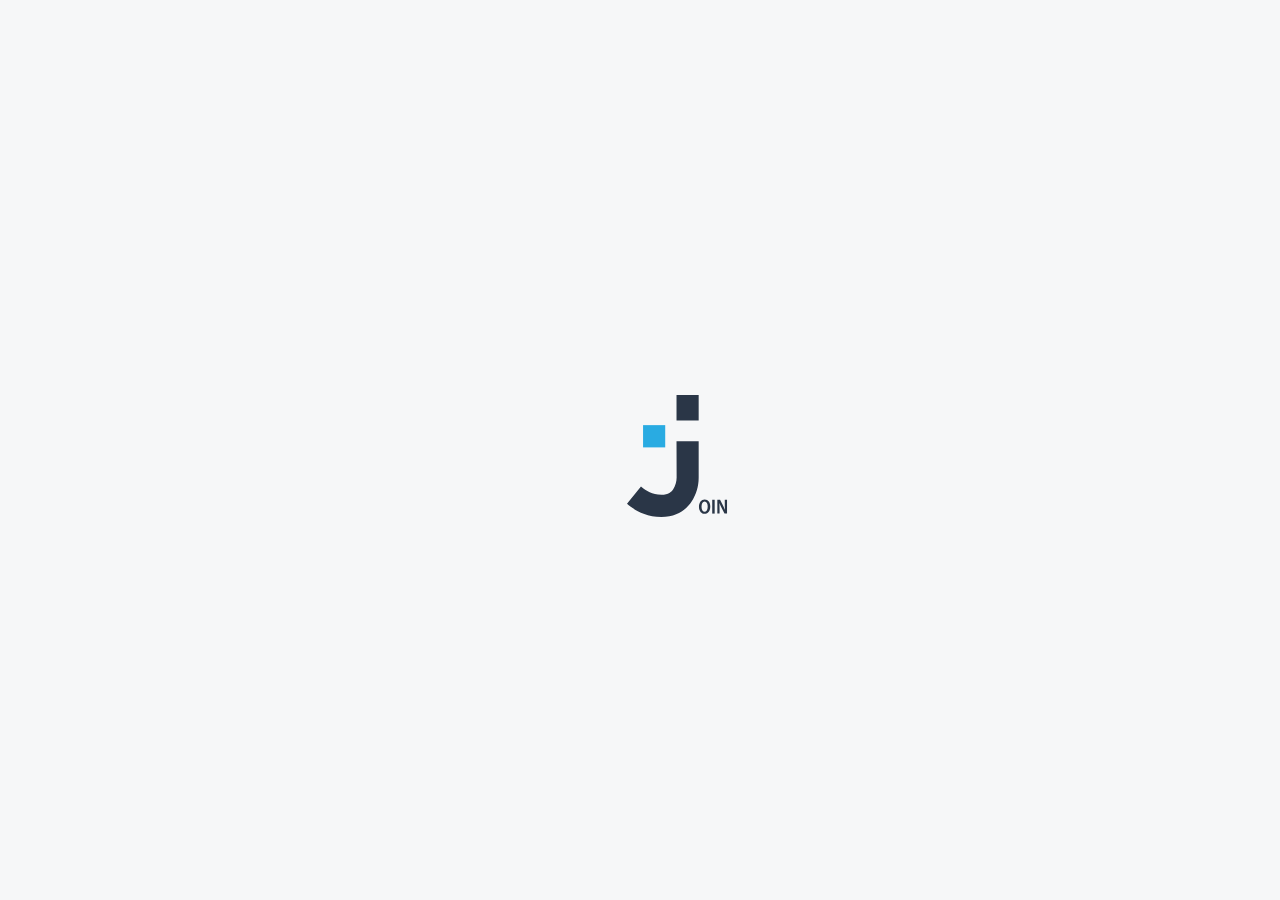
<file: index.html>
<!DOCTYPE html>
<html lang="en">

<head>
    <meta charset="UTF-8">
    <meta name="viewport" content="width=device-width, initial-scale=1.0">
    <script src="./js/script.js"></script>
    <script src="./js/storage.js"></script>
    <script src="./js/include.js"></script>
    <script src="./js/register.js"></script>
    <script src="./js/login.js"></script>
    <script src="./js/board.js"></script>
    <script src="./js/summary.js"></script>
    <script src="./js/privacyPolicy.js"></script>
    <link rel="stylesheet" href="./css/style.css">
    <link rel="stylesheet" href="./css/fonts.css">
    <link rel="icon" type="image/x-icon" href="./img/logo.svg">
    <title>Join</title>
</head>

<body onload="initRegister()">


    <div id="logoStart" class="logoStart">
        <div>
            <img id="startLogo" class="capa2" src="img/Capa 2.svg">
        </div>
    </div>

    <div id="startPage" class="startPage">
        <div class="mainDivOne">
            <img class="capa2" src="img/Capa 2.svg">
            <div class="signUp">
                Not a Join user?
                <button onclick="window.location.href='signUp.html'" class="loginBtn">Sign Up</button>
            </div>
        </div>


        <div class="mainDivTwo">
            <div class="loginBox">
                <div class="login">
                    <h1 class="loginH1">Log in</h1>
                    <img id="loginUnderline" src="img/loginUnderline.svg">
                    <form class="loginForm" autocomplete="off" id="loginForm" onsubmit="login(); return false;">
                        <div id="loginMailInputContainer" class="inputContainer">
                            <input id="loginMailInput" class="loginInput" placeholder="Email" type="email" name="email"
                                required>
                            <img src="img/mail-grey.svg">
                        </div>
                        <div id="loginMailInputMsg" class="loginMailInputMsg">
                            Wrong email Ups! Try again.
                        </div>
                        <div id="loginPasswordInputContainer" class="inputContainer">
                            <input id="loginPasswordInput" class="loginInput" placeholder="Password" type="password"
                                name="password" required>
                            <img src="img/lock.svg">
                        </div>
                        <div id="loginPasswordInputMsg" class="loginPasswordInputMsg">
                            Wrong password Ups! Try again.
                        </div>
                        <div class="checkBox" onclick="toggleCheckBoxRememberMe()">
                            <img id="checkBoxUnchecked" class="checkBoxUnchecked" src="img/checkboxEmpty.svg" alt="">
                            <img id="checkBoxChecked" class="checkBoxChecked" src="img/checkboxChecked.svg" alt="">
                            Remember me
                        </div>
                        <div class="logBtns">
                            <button class="loginBtn">Log in</button>
                            <button class="loginGuestBtn" onclick="window.location.href='application.html'">Guest Log
                                in</button>
                        </div>
                    </form>
                </div>
            </div>

        </div>

        <div class="mainDivThree">
            <div class="respSignUp">
                Not a Join user?
                <button onclick="window.location.href='signUp.html'" class="respSignUpBtn">Sign Up</button>
            </div>
            <div class="loginLinks">
                <a onclick="renderPrivacyPolicyFromLogin()">Privacy Policy</a>
                <a onclick="renderLegalNoticeFromLogin()">Legal Notice</a>
            </div>
        </div>

        <script>

            function renderPrivacyPolicyFromLogin() {
                window.location.href='application.html?parameter=privacyPolicy';
            }

            function renderLegalNoticeFromLogin() {
                window.location.href='application.html?parameter=legalNotice';
            }

            const hasAnimationPlayed = sessionStorage.getItem('animationPlayed');

            if (!hasAnimationPlayed) {

                document.getElementById('startLogo').style.animationPlayState = 'running';

                const animatedElement = document.getElementById('startLogo');
                animatedElement.addEventListener('animationend', function () {

                    document.getElementById('logoStart').style = 'display:none;';
                    document.getElementById('startPage').style = 'display:block;';
                    sessionStorage.setItem('animationPlayed', 'true');

                });
            } else {
                document.getElementById('logoStart').style = 'display:none;';
                document.getElementById('startPage').style = 'display:block;';
            }
        </script>


</body>

</html>
</file>
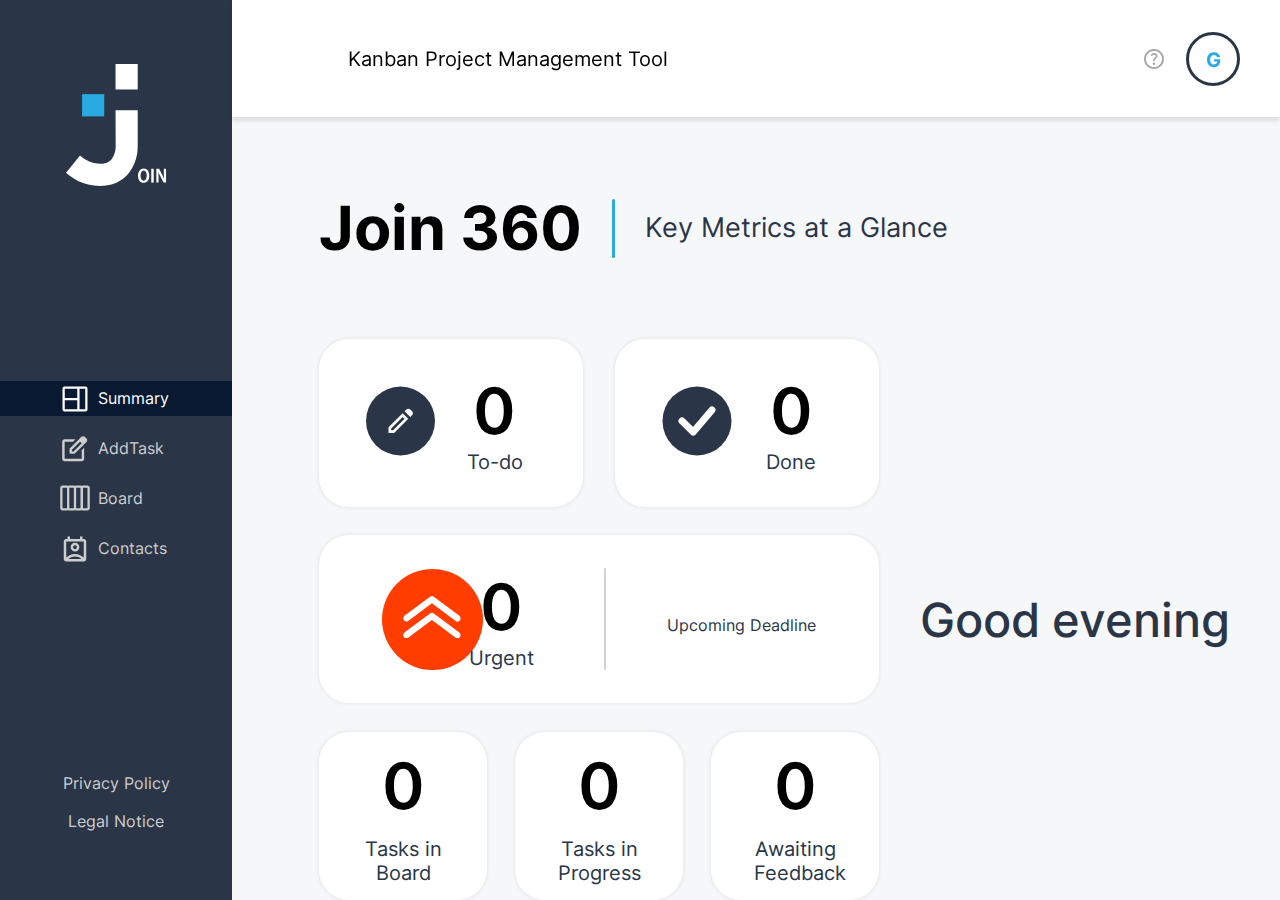
<file: application.html>
<!DOCTYPE html>
<html lang="en">

<head>
    <meta charset="UTF-8">
    <meta name="viewport" content="width=device-width, initial-scale=1.0">
    <script src="./js/script.js"></script>
    <script src="./js/include.js"></script>
    <script src="./js/storage.js"></script>
    <script src="./js/register.js"></script>
    <script src="./js/login.js"></script>
    <script src="./js/summary.js"></script>
    <script src="./js/addTask.js"></script>
    <script src="./js/board.js"></script>
    <script src="./js/card.js"></script>
    <script src="./js/taskoverlay.js"></script>
    <script src="./js/contacts.js"></script>
    <script src="./js/privacyPolicy.js"></script>
    <script src="./js/legalNotice.js"></script>
    <script src="./js/help.js"></script>
    <script src="./js/header.js"></script>
    <script src="./templates/tempBoard.js"></script>
    <script src="./templates/tempContact.js"></script>
    <script src="./templates/tempAddTask.js"></script>
    <script src="./templates/tempSummary.js"></script>
    <script src="./templates/tempHelp.js"></script>
    <link rel="stylesheet" href="./css/style.css">
    <link rel="stylesheet" href="./css/help.css">
    <link rel="stylesheet" href="./css/navBar.css">
    <link rel="stylesheet" href="./css/header.css">
    <link rel="stylesheet" href="./css/summary.css">
    <link rel="stylesheet" href="./css/addTask.css">
    <link rel="stylesheet" href="./css/board.css">
    <link rel="stylesheet" href="./css/contacts.css">
    <link rel="stylesheet" href="./css/privacyPolicy.css">
    <link rel="stylesheet" href="./css/legalNotice.css">
    <link rel="stylesheet" href="./css/fonts.css">
    <link rel="icon" type="image/x-icon" href="./img/logo.svg">
    <title>Join</title>
</head>

<body class="applicationBody" onload="init()" onclick="closeDropdown(event)">
    <div class="leftSide">
        <div class="w3NavBar" w3-include-html="./templates/navBar.html"></div>
    </div>
    <div class="rightSide">
        <div w3-include-html="./templates/header.html"></div>
        <div id="content"></div>
    </div>
</body>

</html>
</file>
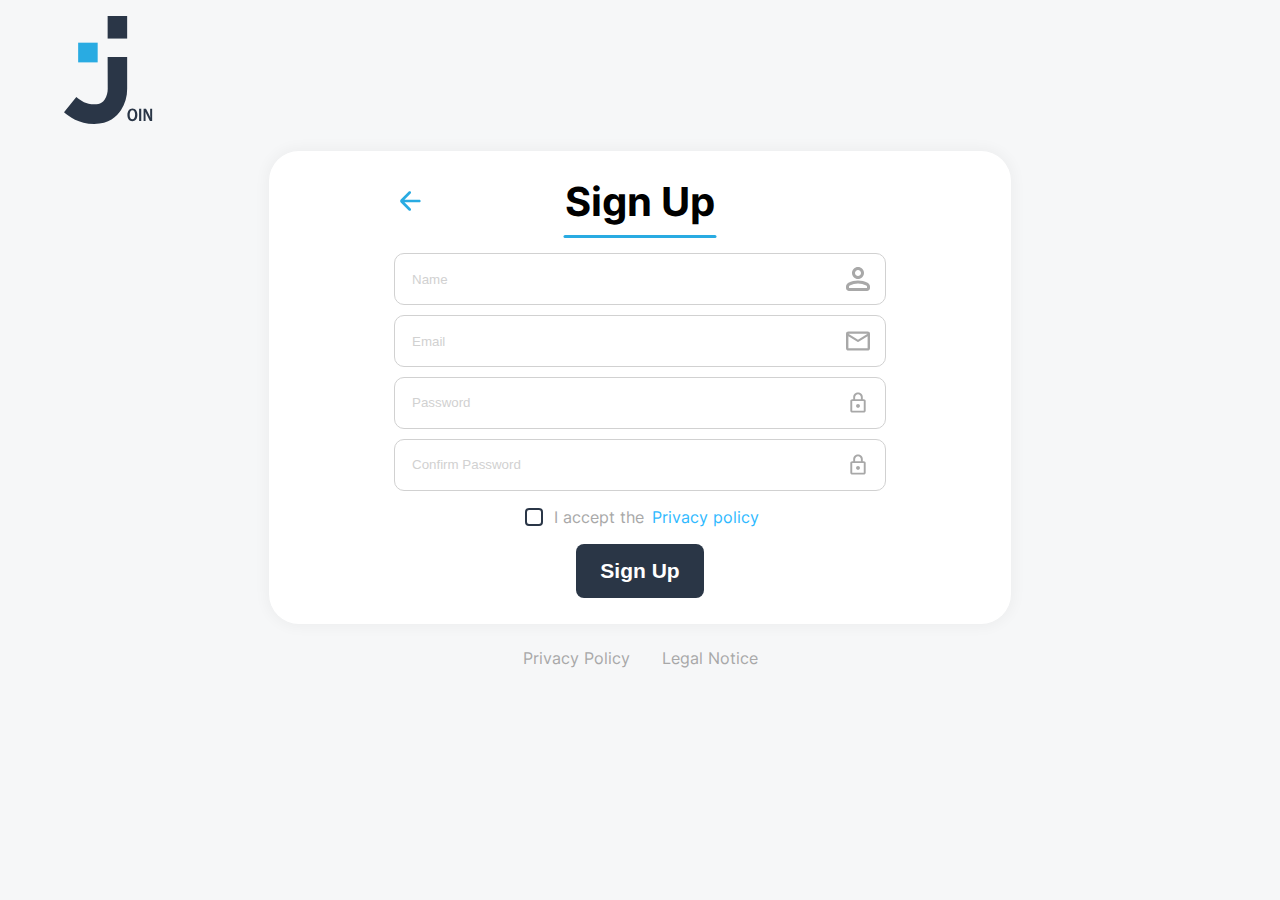
<file: signUp.html>
<!DOCTYPE html>
<html lang="en">

<head>
    <meta charset="UTF-8">
    <meta name="viewport" content="width=device-width, initial-scale=1.0">
    <script src="./js/script.js"></script>
    <script src="./js/login.js"></script>
    <script src="./js/include.js"></script>
    <script src="./js/storage.js"></script>
    <script src="./js/register.js"></script>
    <script src="./js/board.js"></script>
    <link rel="stylesheet" href="./css/style.css">
    <link rel="stylesheet" href="./css/fonts.css">
    <link rel="icon" type="image/x-icon" href="./img/logo.svg">
    <title>Join</title>
</head>

<body onload="initRegister(); checkAcceptance();">

    <div class="signUpPage">
        <div class="mainDivOne signUpSpecial">
            <img class="capa2" src="img/Capa 2.svg">
        </div>


        <div class="mainDivTwo">
           
            <div class="signUpBox">

                <div class="login">
                    <div class="signUpHeader">
                        <img onclick="window.location.href='index.html' " src="img/arrow-left-line.svg">
                        <h1 class="signUpH1">Sign Up</h1>
                        <div style="height: 32px; width: 32px;"></div>
                    </div>
          
                    <img id="loginUnderline" src="img/loginUnderline.svg">

                    <form class="signUpForm" autocomplete="off" onsubmit="register(); return false;">
                        <div class="inputContainer">
                            <input id="userNameInput" class="loginInput" placeholder="Name" type="text" required>
                            <img src="img/person-grey.svg">
                        </div>
                        <div class="inputContainer">
                            <input id="userEmailInput" class="loginInput" placeholder="Email" type="email" required>
                            <img src="img/mail-grey.svg">
                        </div>
                        <div class="inputContainer">
                            <input id="userPasswordInput" class="loginInput" placeholder="Password" type="password" required>
                            <img src="img/lock.svg">
                        </div>
                        <div id="confirmPasswordContainer" class="inputContainer">
                            <input id="confirmPasswordInput" class="loginInput" placeholder="Confirm Password" type="password" required>
                            <img src="img/lock.svg">
                        </div>
                        <div id="confirmMsg" class="confirmMsg">
                            Ups! yor password don't match
                        </div>
                        <div id="acceptMsg" class="acceptMsg">
                            <span>Please accept our Privacy policy</span>
                        </div>
                        <div class="acceptBox" onclick="toggleAcceptCheckbox()">
                            <img id="acceptBoxUnchecked" class="acceptBoxUnchecked" src="img/checkboxEmpty.svg" alt="">
                            <img id="acceptBoxChecked" class="acceptBoxChecked" src="img/checkboxChecked.svg" alt="">
                            I accept the <a href="">Privacy policy</a>
                        </div>
                        <div class="logBtns">
                            <button id="registerBtn" class="loginBtn">Sign Up</button>
                        </div>
                    </form>

                </div>

                <div id="overlay">
                    <div id="successMessage">
                        You signed up successfully
                    </div>
                </div>
            </div>
        </div>

        <div class="mainDivThree">
            <div class="loginLinks">
                <a href="">Privacy Policy</a>
                <a href="">Legal Notice</a>
            </div>
        </div>

</body>

</html>
</file>
<file: css/style.css>
body {
    margin: 0;
    font-family: 'Inter';
    margin-left: auto;
    margin-right: auto;
    overflow-y: hidden;
    user-select: none;
    position: relative;
}

#content::-webkit-scrollbar {
    width: 8px;
}

#content::-webkit-scrollbar-thumb {
    background-color: transparent;
}

#content::-webkit-scrollbar-track {
    background-color: transparent;
}

h1 {
    margin-block: 0;
}

.logoStart {
    height: 100vh;
    background-color: #f6f7f8;
    display: flex;
    justify-content: center;
    align-items: center;
    padding-left: 5%;
}

.logoStart img {
    height: 80%;
    padding-top: 16px;
    padding-left: 5%;
    width: auto;
    animation: changeLogoPosition 1s ease-in-out forwards 500ms;

}

@keyframes changeLogoPosition {
    from {
        transform: translateX(0%) translateY(0%);
    }

    to {
        transform: translateX(calc(-50vw + 50%)) translateY(calc(-432px + 30%));
    }
}

/*overlay for SignUp;*/
#overlay {
    position: fixed;
    top: 0;
    left: 0;
    width: 100%;
    height: 100%;
    background: rgba(0, 0, 0, 0.5);
    display: none;
    align-items: center;
    justify-content: center;
    z-index: 1000;
}

#successMessage {
    display: flex;
    height: 74px;
    padding: 0px 25px;
    justify-content: center;
    align-items: center;
    border-radius: 20px;
    color: #FFFFFF;
    background: #2A3647;
    box-shadow: 0px 0px 4px 0px rgba(0, 0, 0, 0.15);
    animation: slideIn 0.5s, slideOut 1s 2s;
}

@keyframes slideIn {
    from {
        transform: translate(0, 100%);
    }

    to {
        transform: translate(0, 0);
    }
}

@keyframes slideOut {
    from {
        transform: translate(0, 0);
    }

    to {
        transform: translate(0, 100%);

    }
}

.startPage {
    display: none;
    height: 100vh;
    background-color: #f6f7f8;
    animation: fadeInLogin 1s ease-in-out;
}

.signUpPage {
    display: block;
    height: 100vh;
    background-color: #f6f7f8;
    animation: fadeInLogin 1s ease-in-out;
}

.mainDivOne {
    height: 15vh;
    display: flex;
    justify-content: space-between;
    align-items: flex-start;
    padding-left: 5%;
    padding-right: 122px;
    padding-top: 16px;
}

.mainDivOne img {
    height: 80%;
}

.signUp {
    display: flex;
    justify-content: center;
    align-items: center;
    gap: 35px;
}


.mainDivTwo {
    position: relative;
    display: flex;
    justify-content: center;
    align-items: center;
}

.login {
    display: flex;
    justify-content: center;
    align-items: center;
    flex-direction: column;
    background-color: white;

}

.loginBox {
    height: 45vh;
    width: 30vw;
    padding: 48px 115px;
    background-color: white;
    display: flex;
    justify-content: center;
    align-items: center;
    box-shadow: 0px 0px 14px 3px rgba(0, 0, 0, 0.04);
    border-radius: 30px;
}

.loginH1 {
    font-size: 61px;
}

.loginInput {
    border: none;
    display: flex;
    justify-content: space-between;
    cursor: pointer;
    width: 422px;
    height: 48px;
}

.loginMailInputMsg {
    color: #FF8190;
    font-size: 13px;
    font-style: normal;
    font-weight: 400;
    line-height: 120%;
    display: none;
}

.loginPasswordInputMsg {
    color: #FF8190;
    font-size: 13px;
    font-style: normal;
    font-weight: 400;
    line-height: 120%;
    display: none;
}

.inputContainer img {
    margin: 12px 0px;
    width: 24px;
    height: 24px;
}

.login input:focus {
    outline: none;
}

.inputContainer {
    border-radius: 10px;
    display: flex;
    align-items: center;
    justify-content: space-between;
    padding: 0px 15px;
    gap: 10px;
    border: 1px solid #D1D1D1;
    margin-bottom: 2%;
}

.inputContainer input::placeholder {
    color: #D1D1D1;
}

.checkBox {
    display: flex;
    justify-content: flex-start;
    align-items: center;
    gap: 8px;
    margin: 32px;
    margin-right: 280px;
    cursor: pointer;
}

.checkBoxUnchecked {
    height: 24px;
    width: 24px;
    display: block;
}

.checkBoxChecked {
    height: 24px;
    width: 24px;
    display: none;
}

#loginUnderline {
    margin-top: 2%;
    margin-bottom: 3%;
}

.logBtns {
    width: 100%;
    display: flex;
    justify-content: space-evenly;
    align-items: center;
}

.loginBtn {
    background-color: #2a3646;
    color: white;
    border-radius: 8px;
    padding: 15px 24px;
    justify-content: center;
    align-items: center;
    border: none;
    cursor: pointer;
    font-style: normal;
    font-size: 21px;
    font-weight: 700;
}

.loginBtn:hover {
    background: rgb(46, 185, 255);
    box-shadow: 0px 4px 4px 0px rgba(0, 0, 0, 0.1);
}

.loginGuestBtn {
    color: #2a3646;
    padding: 15px 24px;
    background-color: white;
    border: 1px solid #2a3646;
    border-radius: 8px;
    cursor: pointer;
    font-style: normal;
    font-size: 21px;
    font-weight: 700;

}

.loginGuestBtn:hover {
    box-shadow: 0px 4px 4px 0px rgba(0, 0, 0, 0.1);
    color: rgb(46, 185, 255);
    border: 1px solid rgb(46, 185, 255);
}

.mainDivThree {
    display: flex;
    justify-content: center;
    align-items: center;
    flex-direction: column;
}

.mainDivThree div {
    margin: 8px;
}

.mainDivThree a {
    text-decoration: none;
    color: #a8a8a8;
    padding: 8px;
    margin: 40px 8px;
}

.loginLinks {
    display: flex;
    align-items: center;
    justify-content: center;
    cursor: pointer;
}

.loginLinks>a:hover {
    font-weight: bold;
    color: rgb(46, 185, 255);
}


.signUpBox {
    width: 40vw;
    padding: 2% 4%;
    background-color: white;
    display: flex;
    justify-content: center;
    align-items: center;
    box-shadow: 0px 0px 14px 3px rgba(0, 0, 0, 0.04);
    border-radius: 30px;
}

.d-none {
    display: none;
}

.signUpHeader {
    display: flex;
    align-items: center;
    justify-content: space-between;
    width: 100%;
}

.signUpH1 {
    font-size: 40px;
}

.signUpForm {
    width: 100%;
}

.confirmMsg {
    color: #FF8190;
    font-size: 13px;
    font-style: normal;
    font-weight: 400;
    line-height: 120%;
    display: none;
}

.backArrow {
    position: absolute;
    margin-top: -450px;
    margin-left: -500px;
    cursor: pointer;
}

.backArrow:hover {
    background-color: #e7e7e7;
    border-radius: 50%;
    width: 35px;
    height: 35px;
}

.acceptMsg {
    display: none;
    justify-content: center;
}

.acceptMsg span {
    color: #FF8190;
    font-size: 13px;
    font-style: normal;
    font-weight: 400;
    line-height: 120%;
}

.acceptBox {
    display: flex;
    justify-content: center;
    align-items: center;
    gap: 8px;
    margin: 3%;
    cursor: pointer;
    color: #a8a8a8;

}

.acceptBoxUnchecked {
    height: 24px;
    width: 24px;
    display: block;
}

.acceptBoxChecked {
    height: 24px;
    width: 24px;
    display: none;
}

.acceptBox a {
    text-decoration: none;
    color: rgb(46, 185, 255);
}

.acceptBox a:hover {
    text-decoration: underline;
}

.applicationBody {
    display: flex;
    overflow-x: hidden;
}

.leftSide {
    background-color: #2A3647;
}

.navBar {
    width: 232px;
    height: 100%;
    display: flex;
    flex-direction: column;
    justify-content: center;
    align-items: flex-start;
    gap: 15px;
}

.w3NavBar {
    height: 100%;
}

.header {
    position: relative;
    z-index: 999;
    height: 13vh;
    box-shadow: 0px 4px 4px 0px rgba(0, 0, 0, 0.1);
    display: flex;
    justify-content: space-between;
    align-items: center;
    background-color: white;
}

.rightSide {
    width: 100%;
}

#content {
    background-color: #F6F7F8;
    height: calc(100vh - 13vh);
    overflow: auto;
}

.buttonFilled {
    background-color: #2A3647;
    color: white;
    border: none;
    border-radius: 10px;
    cursor: pointer;
}

.buttonFilled:hover {
    background-color: #29ABE2;
    box-shadow: 0px 4px 4px 0px #00000040;
}

.buttonFilled:active {
    background-color: #091931;
    box-shadow: 0px 4px 4px 0px #00000040;

}

.buttonUnfilled {
    background-color: transparent;
    border: 1px solid #2A3647;
    border-radius: 8px;
    cursor: pointer;
}

.buttonUnfilled:hover {
    color: #29ABE2;
    border: 2px solid #29ABE2;
    box-shadow: 0px 4px 4px 0px #00000040;
}

.buttonUnfilled:active {
    color: #091931;
    border: 1px solid #091931;
}

.respSignUp {
    display: none;
    justify-content: center;
    align-items: center;
    gap: 35px;
}

.respSignUpBtn {
    background-color: #2a3646;
    color: white;
    border-radius: 8px;
    padding: 15px 24px;
    justify-content: center;
    align-items: center;
    border: none;
    cursor: pointer;
    font-style: normal;
    font-size: 21px;
    font-weight: 700;
}

.respSignUpBtn:hover {
    background: rgb(46, 185, 255);
    box-shadow: 0px 4px 4px 0px rgba(0, 0, 0, 0.1);
}

@media(max-width:1300px) {

    .signUp {
        display: none;
    }

    .signUpBox {
        width: 50vw;
    }

    .respSignUp {
        display: flex;
    }

    .loginBox {
        height: 40vh;
    }

    .mainDivThree a {
        margin: 8px;
    }

    .checkBox {
        margin: 16px;
    }

    @keyframes changeLogoPosition {
        from {
            height: 230px;
            transform: translateX(0%) translateY(0%);
        }

        to {
            transform: translateX(calc(-45vw + 50%)) translateY(calc(-45vh + 36%));
            height: 122px;
        }
    }
}

@media(max-width: 1000px) {

    .mainDivOne {
        height: 15vh;
    }

    .mainDivOne img {
        height: 70%;
    }

    .loginBox {
        height: 60vh;
    }

    .loginForm {
        width: 100%;
        display: flex;
        justify-content: center;
        align-items: center;
        flex-direction: column;
    }

    .login {
        width: 90%;
        height: 100%;
    }

    .inputContainer {
        width: 90%;
    }

    .loginInput {
        width: 90%;
    }

    .login h1 {
        font-size: 40px;
    }

    @keyframes changeLogoPosition {
        from {
            height: 230px;
            transform: translateX(0%) translateY(0%);
        }

        to {
            transform: translateX(calc(-45vw + 50%)) translateY(calc(-45vh + 27%));
            height: 73.5px;
        }
    }

    .loginBox {
        padding: 0px 8px;
        width: 65vw;
    }

    .logBtns {
        flex-direction: column;
    }

    .loginBtn {
        width: 50%;
        margin: 4px;
        font-size: 16px;
    }

    .loginGuestBtn {
        width: 50%;
        margin: 4px;
        font-size: 16px;
    }
}

@media(max-width: 780px) {
    .signUpBox {
        width: 70vw;
    }
}

@media(max-width: 600px) {

    .logoStart {
        background-color: #2a3647;
    }

    .logoStart img {
        filter: brightness(0) saturate(100%) invert(100%) sepia(6%) saturate(1797%) hue-rotate(347deg) brightness(104%) contrast(104%);
    }


    .mainDivOne {
        height: 20vh;
    }

    .mainDivOne img {
        height: 40%;
    }

    .login {
        height: auto;
    }

    .login h1 {
        font-size: 32px;
    }

    .loginBox {
        height: 50vh;
        width: 85vw;
        padding: 12px;
    }

    .loginInput {
        width: 90%;
        height: auto;
    }

    .inputContainer {
        width: 90%;
    }

    .inputContainer {
        width: 90%;
        margin-bottom: 4%;
    }

    .respSignUpBtn {
        font-size: 16px;
        padding: 5% 16px;
    }

    .checkBox {
        margin-bottom: 4%;
        margin-top: 2%;
    }

    .loginBtn {
        padding: 2% 4%;
    }

    .loginGuestBtn {
        padding: 2% 4%;
    }

    #loginUnderline {
        margin-top: 4%;
        margin-bottom: 4%;
    }

    .loginMailInputMsg {
        margin-bottom: 0;
    }

    @keyframes changeLogoPosition {
        from {
            height: 230px;
            transform: translateX(0%) translateY(0%);
            filter: brightness(0) saturate(100%) invert(100%) sepia(6%) saturate(1797%) hue-rotate(347deg) brightness(104%) contrast(104%);

        }

        to {
            transform: translateX(calc(-45vw + 50%)) translateY(calc(-45vh + 20%));
            height: 56px;
            filter: brightness(0) saturate(100%) invert(18%) sepia(14%) saturate(1317%) hue-rotate(176deg) brightness(91%) contrast(89%);
        }
    }

    .signUpBox {
        width: 80vw;
        height: 60vh;
    }

    .acceptBox {
        font-size: small;
    }
}
</file>
<file: css/fonts.css>
/* inter-100 - latin */
@font-face {
  font-display: swap;
  /* Check https://developer.mozilla.org/en-US/docs/Web/CSS/@font-face/font-display for other options. */
  font-family: 'Inter';
  font-style: normal;
  font-weight: 100;
  src: url('../fonts/inter/inter-v13-latin-100.woff2') format('woff2');
  /* Chrome 36+, Opera 23+, Firefox 39+, Safari 12+, iOS 10+ */
}

/* inter-200 - latin */
@font-face {
  font-display: swap;
  /* Check https://developer.mozilla.org/en-US/docs/Web/CSS/@font-face/font-display for other options. */
  font-family: 'Inter';
  font-style: normal;
  font-weight: 200;
  src: url('../fonts/inter/inter-v13-latin-200.woff2') format('woff2');
  /* Chrome 36+, Opera 23+, Firefox 39+, Safari 12+, iOS 10+ */
}

/* inter-300 - latin */
@font-face {
  font-display: swap;
  /* Check https://developer.mozilla.org/en-US/docs/Web/CSS/@font-face/font-display for other options. */
  font-family: 'Inter';
  font-style: normal;
  font-weight: 300;
  src: url('../fonts/inter/inter-v13-latin-300.woff2') format('woff2');
  /* Chrome 36+, Opera 23+, Firefox 39+, Safari 12+, iOS 10+ */
}

/* inter-regular - latin */
@font-face {
  font-display: swap;
  /* Check https://developer.mozilla.org/en-US/docs/Web/CSS/@font-face/font-display for other options. */
  font-family: 'Inter';
  font-style: normal;
  font-weight: 400;
  src: url('../fonts/inter/inter-v13-latin-regular.woff2') format('woff2');
  /* Chrome 36+, Opera 23+, Firefox 39+, Safari 12+, iOS 10+ */
}

/* inter-500 - latin */
@font-face {
  font-display: swap;
  /* Check https://developer.mozilla.org/en-US/docs/Web/CSS/@font-face/font-display for other options. */
  font-family: 'Inter';
  font-style: normal;
  font-weight: 500;
  src: url('../fonts/inter/inter-v13-latin-500.woff2') format('woff2');
  /* Chrome 36+, Opera 23+, Firefox 39+, Safari 12+, iOS 10+ */
}

/* inter-600 - latin */
@font-face {
  font-display: swap;
  /* Check https://developer.mozilla.org/en-US/docs/Web/CSS/@font-face/font-display for other options. */
  font-family: 'Inter';
  font-style: normal;
  font-weight: 600;
  src: url('../fonts/inter/inter-v13-latin-600.woff2') format('woff2');
  /* Chrome 36+, Opera 23+, Firefox 39+, Safari 12+, iOS 10+ */
}

/* inter-700 - latin */
@font-face {
  font-display: swap;
  /* Check https://developer.mozilla.org/en-US/docs/Web/CSS/@font-face/font-display for other options. */
  font-family: 'Inter';
  font-style: normal;
  font-weight: 700;
  src: url('../fonts/inter/inter-v13-latin-700.woff2') format('woff2');
  /* Chrome 36+, Opera 23+, Firefox 39+, Safari 12+, iOS 10+ */
}

/* inter-800 - latin */
@font-face {
  font-display: swap;
  /* Check https://developer.mozilla.org/en-US/docs/Web/CSS/@font-face/font-display for other options. */
  font-family: 'Inter';
  font-style: normal;
  font-weight: 800;
  src: url('../fonts/inter/inter-v13-latin-800.woff2') format('woff2');
  /* Chrome 36+, Opera 23+, Firefox 39+, Safari 12+, iOS 10+ */
}

/* inter-900 - latin */
@font-face {
  font-display: swap;
  /* Check https://developer.mozilla.org/en-US/docs/Web/CSS/@font-face/font-display for other options. */
  font-family: 'Inter';
  font-style: normal;
  font-weight: 900;
  src: url('../fonts/inter/inter-v13-latin-900.woff2') format('woff2');
  /* Chrome 36+, Opera 23+, Firefox 39+, Safari 12+, iOS 10+ */
}

/* open-sans-300 - latin */
@font-face {
  font-display: swap;
  /* Check https://developer.mozilla.org/en-US/docs/Web/CSS/@font-face/font-display for other options. */
  font-family: 'Open Sans';
  font-style: normal;
  font-weight: 300;
  src: url('../fonts/open-sans/open-sans-v36-latin-300.woff2') format('woff2');
  /* Chrome 36+, Opera 23+, Firefox 39+, Safari 12+, iOS 10+ */
}

/* open-sans-300italic - latin */
@font-face {
  font-display: swap;
  /* Check https://developer.mozilla.org/en-US/docs/Web/CSS/@font-face/font-display for other options. */
  font-family: 'Open Sans';
  font-style: italic;
  font-weight: 300;
  src: url('../fonts/open-sans/open-sans-v36-latin-300italic.woff2') format('woff2');
  /* Chrome 36+, Opera 23+, Firefox 39+, Safari 12+, iOS 10+ */
}

/* open-sans-regular - latin */
@font-face {
  font-display: swap;
  /* Check https://developer.mozilla.org/en-US/docs/Web/CSS/@font-face/font-display for other options. */
  font-family: 'Open Sans';
  font-style: normal;
  font-weight: 400;
  src: url('../fonts/open-sans/open-sans-v36-latin-regular.woff2') format('woff2');
  /* Chrome 36+, Opera 23+, Firefox 39+, Safari 12+, iOS 10+ */
}

/* open-sans-italic - latin */
@font-face {
  font-display: swap;
  /* Check https://developer.mozilla.org/en-US/docs/Web/CSS/@font-face/font-display for other options. */
  font-family: 'Open Sans';
  font-style: italic;
  font-weight: 400;
  src: url('../fonts/open-sans/open-sans-v36-latin-italic.woff2') format('woff2');
  /* Chrome 36+, Opera 23+, Firefox 39+, Safari 12+, iOS 10+ */
}

/* open-sans-500 - latin */
@font-face {
  font-display: swap;
  /* Check https://developer.mozilla.org/en-US/docs/Web/CSS/@font-face/font-display for other options. */
  font-family: 'Open Sans';
  font-style: normal;
  font-weight: 500;
  src: url('../fonts/open-sans/open-sans-v36-latin-500.woff2') format('woff2');
  /* Chrome 36+, Opera 23+, Firefox 39+, Safari 12+, iOS 10+ */
}

/* open-sans-500italic - latin */
@font-face {
  font-display: swap;
  /* Check https://developer.mozilla.org/en-US/docs/Web/CSS/@font-face/font-display for other options. */
  font-family: 'Open Sans';
  font-style: italic;
  font-weight: 500;
  src: url('../fonts/open-sans/open-sans-v36-latin-500italic.woff2') format('woff2');
  /* Chrome 36+, Opera 23+, Firefox 39+, Safari 12+, iOS 10+ */
}

/* open-sans-600 - latin */
@font-face {
  font-display: swap;
  /* Check https://developer.mozilla.org/en-US/docs/Web/CSS/@font-face/font-display for other options. */
  font-family: 'Open Sans';
  font-style: normal;
  font-weight: 600;
  src: url('../fonts/open-sans/open-sans-v36-latin-600.woff2') format('woff2');
  /* Chrome 36+, Opera 23+, Firefox 39+, Safari 12+, iOS 10+ */
}

/* open-sans-600italic - latin */
@font-face {
  font-display: swap;
  /* Check https://developer.mozilla.org/en-US/docs/Web/CSS/@font-face/font-display for other options. */
  font-family: 'Open Sans';
  font-style: italic;
  font-weight: 600;
  src: url('../fonts/open-sans/open-sans-v36-latin-600italic.woff2') format('woff2');
  /* Chrome 36+, Opera 23+, Firefox 39+, Safari 12+, iOS 10+ */
}

/* open-sans-700 - latin */
@font-face {
  font-display: swap;
  /* Check https://developer.mozilla.org/en-US/docs/Web/CSS/@font-face/font-display for other options. */
  font-family: 'Open Sans';
  font-style: normal;
  font-weight: 700;
  src: url('../fonts/open-sans/open-sans-v36-latin-700.woff2') format('woff2');
  /* Chrome 36+, Opera 23+, Firefox 39+, Safari 12+, iOS 10+ */
}

/* open-sans-700italic - latin */
@font-face {
  font-display: swap;
  /* Check https://developer.mozilla.org/en-US/docs/Web/CSS/@font-face/font-display for other options. */
  font-family: 'Open Sans';
  font-style: italic;
  font-weight: 700;
  src: url('../fonts/open-sans/open-sans-v36-latin-700italic.woff2') format('woff2');
  /* Chrome 36+, Opera 23+, Firefox 39+, Safari 12+, iOS 10+ */
}

/* open-sans-800 - latin */
@font-face {
  font-display: swap;
  /* Check https://developer.mozilla.org/en-US/docs/Web/CSS/@font-face/font-display for other options. */
  font-family: 'Open Sans';
  font-style: normal;
  font-weight: 800;
  src: url('../fonts/open-sans/open-sans-v36-latin-800.woff2') format('woff2');
  /* Chrome 36+, Opera 23+, Firefox 39+, Safari 12+, iOS 10+ */
}

/* open-sans-800italic - latin */
@font-face {
  font-display: swap;
  /* Check https://developer.mozilla.org/en-US/docs/Web/CSS/@font-face/font-display for other options. */
  font-family: 'Open Sans';
  font-style: italic;
  font-weight: 800;
  src: url('../fonts/open-sans/open-sans-v36-latin-800italic.woff2') format('woff2');
  /* Chrome 36+, Opera 23+, Firefox 39+, Safari 12+, iOS 10+ */
}

/* poppins-100 - latin */
@font-face {
  font-display: swap;
  /* Check https://developer.mozilla.org/en-US/docs/Web/CSS/@font-face/font-display for other options. */
  font-family: 'Poppins';
  font-style: normal;
  font-weight: 100;
  src: url('../fonts/poppins/poppins-v20-latin-100.woff2') format('woff2');
  /* Chrome 36+, Opera 23+, Firefox 39+, Safari 12+, iOS 10+ */
}

/* poppins-100italic - latin */
@font-face {
  font-display: swap;
  /* Check https://developer.mozilla.org/en-US/docs/Web/CSS/@font-face/font-display for other options. */
  font-family: 'Poppins';
  font-style: italic;
  font-weight: 100;
  src: url('../fonts/poppins/poppins-v20-latin-100italic.woff2') format('woff2');
  /* Chrome 36+, Opera 23+, Firefox 39+, Safari 12+, iOS 10+ */
}

/* poppins-200 - latin */
@font-face {
  font-display: swap;
  /* Check https://developer.mozilla.org/en-US/docs/Web/CSS/@font-face/font-display for other options. */
  font-family: 'Poppins';
  font-style: normal;
  font-weight: 200;
  src: url('../fonts/poppins/poppins-v20-latin-200.woff2') format('woff2');
  /* Chrome 36+, Opera 23+, Firefox 39+, Safari 12+, iOS 10+ */
}

/* poppins-200italic - latin */
@font-face {
  font-display: swap;
  /* Check https://developer.mozilla.org/en-US/docs/Web/CSS/@font-face/font-display for other options. */
  font-family: 'Poppins';
  font-style: italic;
  font-weight: 200;
  src: url('../fonts/poppins/poppins-v20-latin-200italic.woff2') format('woff2');
  /* Chrome 36+, Opera 23+, Firefox 39+, Safari 12+, iOS 10+ */
}

/* poppins-300 - latin */
@font-face {
  font-display: swap;
  /* Check https://developer.mozilla.org/en-US/docs/Web/CSS/@font-face/font-display for other options. */
  font-family: 'Poppins';
  font-style: normal;
  font-weight: 300;
  src: url('../fonts/poppins/poppins-v20-latin-300.woff2') format('woff2');
  /* Chrome 36+, Opera 23+, Firefox 39+, Safari 12+, iOS 10+ */
}

/* poppins-300italic - latin */
@font-face {
  font-display: swap;
  /* Check https://developer.mozilla.org/en-US/docs/Web/CSS/@font-face/font-display for other options. */
  font-family: 'Poppins';
  font-style: italic;
  font-weight: 300;
  src: url('../fonts/poppins/poppins-v20-latin-300italic.woff2') format('woff2');
  /* Chrome 36+, Opera 23+, Firefox 39+, Safari 12+, iOS 10+ */
}

/* poppins-regular - latin */
@font-face {
  font-display: swap;
  /* Check https://developer.mozilla.org/en-US/docs/Web/CSS/@font-face/font-display for other options. */
  font-family: 'Poppins';
  font-style: normal;
  font-weight: 400;
  src: url('../fonts/poppins/poppins-v20-latin-regular.woff2') format('woff2');
  /* Chrome 36+, Opera 23+, Firefox 39+, Safari 12+, iOS 10+ */
}

/* poppins-italic - latin */
@font-face {
  font-display: swap;
  /* Check https://developer.mozilla.org/en-US/docs/Web/CSS/@font-face/font-display for other options. */
  font-family: 'Poppins';
  font-style: italic;
  font-weight: 400;
  src: url('../fonts/poppins/poppins-v20-latin-italic.woff2') format('woff2');
  /* Chrome 36+, Opera 23+, Firefox 39+, Safari 12+, iOS 10+ */
}

/* poppins-500 - latin */
@font-face {
  font-display: swap;
  /* Check https://developer.mozilla.org/en-US/docs/Web/CSS/@font-face/font-display for other options. */
  font-family: 'Poppins';
  font-style: normal;
  font-weight: 500;
  src: url('../fonts/poppins/poppins-v20-latin-500.woff2') format('woff2');
  /* Chrome 36+, Opera 23+, Firefox 39+, Safari 12+, iOS 10+ */
}

/* poppins-500italic - latin */
@font-face {
  font-display: swap;
  /* Check https://developer.mozilla.org/en-US/docs/Web/CSS/@font-face/font-display for other options. */
  font-family: 'Poppins';
  font-style: italic;
  font-weight: 500;
  src: url('../fonts/poppins/poppins-v20-latin-500italic.woff2') format('woff2');
  /* Chrome 36+, Opera 23+, Firefox 39+, Safari 12+, iOS 10+ */
}

/* poppins-600 - latin */
@font-face {
  font-display: swap;
  /* Check https://developer.mozilla.org/en-US/docs/Web/CSS/@font-face/font-display for other options. */
  font-family: 'Poppins';
  font-style: normal;
  font-weight: 600;
  src: url('../fonts/poppins/poppins-v20-latin-600.woff2') format('woff2');
  /* Chrome 36+, Opera 23+, Firefox 39+, Safari 12+, iOS 10+ */
}

/* poppins-600italic - latin */
@font-face {
  font-display: swap;
  /* Check https://developer.mozilla.org/en-US/docs/Web/CSS/@font-face/font-display for other options. */
  font-family: 'Poppins';
  font-style: italic;
  font-weight: 600;
  src: url('../fonts/poppins/poppins-v20-latin-600italic.woff2') format('woff2');
  /* Chrome 36+, Opera 23+, Firefox 39+, Safari 12+, iOS 10+ */
}

/* poppins-700 - latin */
@font-face {
  font-display: swap;
  /* Check https://developer.mozilla.org/en-US/docs/Web/CSS/@font-face/font-display for other options. */
  font-family: 'Poppins';
  font-style: normal;
  font-weight: 700;
  src: url('../fonts/poppins/poppins-v20-latin-700.woff2') format('woff2');
  /* Chrome 36+, Opera 23+, Firefox 39+, Safari 12+, iOS 10+ */
}

/* poppins-700italic - latin */
@font-face {
  font-display: swap;
  /* Check https://developer.mozilla.org/en-US/docs/Web/CSS/@font-face/font-display for other options. */
  font-family: 'Poppins';
  font-style: italic;
  font-weight: 700;
  src: url('../fonts/poppins/poppins-v20-latin-700italic.woff2') format('woff2');
  /* Chrome 36+, Opera 23+, Firefox 39+, Safari 12+, iOS 10+ */
}

/* poppins-800 - latin */
@font-face {
  font-display: swap;
  /* Check https://developer.mozilla.org/en-US/docs/Web/CSS/@font-face/font-display for other options. */
  font-family: 'Poppins';
  font-style: normal;
  font-weight: 800;
  src: url('../fonts/poppins/poppins-v20-latin-800.woff2') format('woff2');
  /* Chrome 36+, Opera 23+, Firefox 39+, Safari 12+, iOS 10+ */
}

/* poppins-800italic - latin */
@font-face {
  font-display: swap;
  /* Check https://developer.mozilla.org/en-US/docs/Web/CSS/@font-face/font-display for other options. */
  font-family: 'Poppins';
  font-style: italic;
  font-weight: 800;
  src: url('../fonts/poppins/poppins-v20-latin-800italic.woff2') format('woff2');
  /* Chrome 36+, Opera 23+, Firefox 39+, Safari 12+, iOS 10+ */
}

/* poppins-900 - latin */
@font-face {
  font-display: swap;
  /* Check https://developer.mozilla.org/en-US/docs/Web/CSS/@font-face/font-display for other options. */
  font-family: 'Poppins';
  font-style: normal;
  font-weight: 900;
  src: url('../fonts/poppins/poppins-v20-latin-900.woff2') format('woff2');
  /* Chrome 36+, Opera 23+, Firefox 39+, Safari 12+, iOS 10+ */
}

/* poppins-900italic - latin */
@font-face {
  font-display: swap;
  /* Check https://developer.mozilla.org/en-US/docs/Web/CSS/@font-face/font-display for other options. */
  font-family: 'Poppins';
  font-style: italic;
  font-weight: 900;
  src: url('../fonts/poppins/poppins-v20-latin-900italic.woff2') format('woff2');
  /* Chrome 36+, Opera 23+, Firefox 39+, Safari 12+, iOS 10+ */
}
</file>
<file: css/help.css>
.helpContainer {
    margin-left: 96px;
    margin-right: 98px;
    margin-top: 90px;
}

.backButton {
    height: 32px;
    width: 32px;
    position: sticky;
    border: none;
    background-color: unset;
    top: 142px;
    right: 98.5px;
    left: 1077.5px;
    padding: 0px;
}

.backButton:hover {
    background-color: rgb(225, 230, 236);
    border-radius: 50%;
}

.headline {
    margin-bottom: 32px;
    margin-right: 16px;
}

.paragraphContainer {
    margin-top: 16px;
    display: flex;
    flex-direction: column;
    gap: 16px;
}

.paragraph {
    display: flex;
    justify-content: center;

}

.paragraphNumber {
    display: flex;
    justify-content: flex-start;
    align-items: flex-start;
    padding-right: 35px;
    color: var(--black, #000);
    font-size: 27px;
    font-style: normal;
    font-weight: 700;
    line-height: 120%;
    /* 32.4px */
}

.paragraphText {
    display: flex;
    flex-direction: column;
}

.helpParagraph {
    color: var(--black, #000);
    font-size: 16px;
    font-style: normal;
    font-weight: 400;
    line-height: 120%;
    margin: 0;
}

.helpH1 {
    color: #000;
    font-size: 47px;
    font-style: normal;
    font-weight: 700;
    line-height: 120%;
    /* 56.4px */
}

.helpH2 {
    color: var(--black, #000);
    font-size: 27px;
    font-style: normal;
    font-weight: 700;
    line-height: 120%;
    /* 32.4px */
}

.helpH3 {
    color: var(--black, #000);
    font-size: 20px;
    font-style: normal;
    font-weight: 700;
    line-height: 120%;
    margin: 0;
    /* 24px */
}

@media (max-width:760px) {
    .helpContainer {
        margin-left: 46px;
        margin-right: 48px;
        margin-top: 50px;
    }
}
</file>
<file: css/navBar.css>
.navBarContent {
    height: 100vh;
    width: 100%;
    display: flex;
    flex-direction: column;
}

.navLogo {
    display: flex;
    align-items: center;
    justify-content: center;
    margin-top: 64px;
}

.navLogo:hover {
    cursor: pointer;
}

.navItems {
    flex: 1;
    display: flex;
    flex-direction: column;
    align-items: center;
    justify-content: center;
    gap: 15px;
    color: #CDCDCD;
}

.navItems div {
    display: flex;
    align-items: center;
    width: 100%;
    height: 35px;
}

.navItems div:hover {
    cursor: pointer;
    background-color: #2a3d59;
}

.navItems div img {
    padding-right: 8px;
    padding-left: 60px;
}

.navFooter {
    margin-bottom: 64px;
    display: flex;
    flex-direction: column;
    justify-content: center;
    align-items: center;
}

.navFooter div {
    padding: 5px 0px;
    margin-top: 8px;
    color: #CDCDCD;
    text-decoration: none;
}

.navFooter div:hover {
    cursor: pointer;
    font-weight: bold;
    color: #29ABE2;
}

.navItems div.active {
    cursor: pointer;
    background-color: #2a3d59;
}

.navItems div.active {
    background-color: #091931;
    color: #fff;
}

.navFooter div.active {
    width: 100%;
    display: flex;
    justify-content: center;
    align-items: center;
    background-color: #091931;
    color: #CDCDCD;
}

.navFooter div.active:hover {
    cursor: pointer;
    font-weight: normal;
    background-color: #091931;
}

.navItems div.active img {
    filter: brightness(0) saturate(100%) invert(100%) sepia(1%) saturate(7497%) hue-rotate(149deg) brightness(105%) contrast(102%)
}

@media (max-width: 760px) {

    #content {
        height: calc(87vh - 88px);
    }

    .navBar {
        position: fixed;
        bottom: 0px;
        width: 100vw;
        height: 88px;
        background-color: #2A3647;
        z-index: 10000;
        display: flex;
        flex-direction: row;
        align-items: center;
    }

    .navBarContent.special {
        height: auto;
        flex-direction: row;
    }

    .navLogo img {
        display: none;
    }

    .navFooter div {
        display: none;
    }

    .navItems.special {
        display: flex;
        flex-direction: row;
        justify-content: space-around;
        align-items: center;
        gap: unset;
    }

    .navItem.responsive {
        height: auto;
        display: flex;
        justify-content: space-evenly;
        align-items: center;
        flex-direction: column;
        border-radius: 16px;
        gap: 4px;
        padding: 16px;
        ;
        padding-bottom: 15px;
        width: 50px;
        height: 50px;
    }

    .navItem.responsive img {
        padding-left: 0px;
        padding-right: 0px;
    }

    .login {
        width: 50vw;
        display: flex;
        align-items: center;
        justify-content: center;
    }

    .login form {
        width: 80%;
        display: flex;
        flex-direction: column;
        align-items: center;
        justify-content: center;
    }

    .login form div {
        width: 100%;
    }

    .login form div input {
        width: 100%;
    }

    .login form div input::placeholder {
        font-size: 20px;
    }

    .loginBtn {
        width: 180px;
        height: 51px;
    }
}

@media (max-width: 460px) {
    .SignUpBox {
        width: 80%;
        padding: 20px 40px;
    }

    .login h1 {
        font-size: 41px;
    }


    .navItem.responsive {
        width: 40px;
        height: 40px;
    }
}
</file>
<file: css/header.css>
.headerLeft {
    font-weight: 400;
    font-size: 20px;
    padding-left: 116px;
}

.respHeaderLogo {
    display: none;
    height: 50px;
    width: auto;
}


.headerRight {
    display: flex;
    align-items: center;
    gap: 16px;
    padding-right: 40px;
}

.headerRight img {
    height: 32px;
    width: 32px;
}

.initials {
    border: 3px solid #2A3647;
    border-radius: 50%;
    width: 48px;
    height: 48px;
    text-align: center;
    color: #29ABE2;
    font-size: 20px;
    font-weight: bold;
    line-height: 50px;
}

.headerRight img:hover {
    cursor: pointer;
    transform: scale(1.1);
}

.initials:hover {
    cursor: pointer;
    background-color: rgb(225, 230, 236);
}

.dropdown {
    top: 96px;
    right: 0px;
    padding: 10px;
    position: absolute;
    background-color: #2A3647;
    color: #CDCDCD;
    border-radius: 20px 0px 20px 20px;
    display: none;
    box-shadow: 0px 0px 4px 0px rgba(0, 0, 0, 0.10);
    z-index: 99999;
}

.headerDropDownButton {
    display: flex;
    width: 130px;
    height: 46px;
    padding: 8px 16px;
    align-items: center;
    gap: 8px;
    background-color: #2A3647;
    color: #CDCDCD;
    border: none;
}

.headerDropDownButton:hover {
    cursor: pointer;
    background-color: #2a3d59;
}

@media(max-width: 1000px){
    .headerLeft{
        padding-left: 64px;
    }
}

@media(max-width: 760px) {
    .headerLeft span {
        display: none;
    }

    .headerLeft {
        padding-left: 16px;
    }

    .respHeaderLogo {
        display: flex;
    }

    .headerRight {
        padding-right: 16px;
        width: auto;
    }
}
</file>
<file: css/summary.css>
/*summaryHeader*/
.summaryHeader {
    display: inline-flex;
    justify-content: center;
    align-items: center;
    gap: 30px;
    margin-left: 87px;
    margin-top: 68px;
    margin-bottom: 68px;
}

.summaryHeader h1 {
    color: #000;
    font-size: 61px;
    font-style: normal;
    font-weight: 700;
    line-height: 120%;
}

.separatorHeader {
    height: 59px;
    width: 3px;
    background-color: #29ABE2;
    border-radius: 5px;
}

.summaryHeader h3 {
    color: #2A3647;
    font-size: 27px;
    font-style: normal;
    font-weight: 400;
    line-height: 120%;
    /* 32.4px */
}

/*summaryContainer*/
.summaryContainer {
    display: flex;
    justify-content: space-between;
    gap: 87px;
    margin-left: 87px;
    margin-right: 87px;
}

.summaryLeftSide {
    display: flex;
    flex-direction: column;
    justify-content: center;
    gap: 28px;
}

.firstRow {
    display: flex;
    justify-content: center;
    gap: 32px;
}

.firstRow div:hover {
    cursor: pointer;
    background-color: #2A3647;
}

.toDo:hover {
    transform: scale(1.05);
    transition: all 0.2s;
}

.done:hover {
    transform: scale(1.05);
    transition: all 0.2s;
}

.firstRow div:hover span {
    color: #ffffff;
}

.firstRow div:hover img {
    filter: invert(100%) sepia(10%) saturate(0%) hue-rotate(236deg) brightness(117%) contrast(102%);
}

.toDo {
    display: flex;
    width: 264px;
    height: 168px;
    justify-content: center;
    align-items: center;
    gap: 18px;
    flex-shrink: 0;
    border-radius: 30px;
    background: var(--white, #FFF);
    box-shadow: 0px 0px 4px 0px rgba(0, 0, 0, 0.10);
    overflow: hidden;
    position: relative;
}

.toDoLeft {
    pointer-events: none;
}

.toDoRight {
    display: flex;
    flex-direction: column;
    pointer-events: none;
}

.done {
    display: flex;
    width: 264px;
    height: 168px;
    justify-content: center;
    align-items: center;
    gap: 18px;
    flex-shrink: 0;
    border-radius: 30px;
    background: var(--white, #FFF);
    box-shadow: 0px 0px 4px 0px rgba(0, 0, 0, 0.10);
    overflow: hidden;
    position: relative;
}

.doneLeft {
    pointer-events: none;
}

.doneRight {
    display: flex;
    flex-direction: column;
    pointer-events: none;
}

.secondRow div:hover {
    cursor: pointer;
    background-color: #2A3647;
}

.secondRow div:hover span {
    color: white;
}

.urgent:hover {
    transform: scale(1.05);
    transition: all 0.2s;
}

.urgent {
    display: flex;
    width: 560px;
    height: 168px;
    justify-content: center;
    align-items: center;
    gap: 61px;
    border-radius: 30px;
    background: var(--white, #FFF);
    box-shadow: 0px 0px 4px 0px rgba(0, 0, 0, 0.10);
    overflow: hidden;
    position: relative;
}

.urgentLeft {
    display: flex;
    gap: 18px;
    pointer-events: none;
}

.urgentImg {
    display: flex;
}

.urgentCount {
    display: flex;
    flex-direction: column;
    align-items: center;
    justify-content: center;
}

.urgentNumber {
    color: #000;
    text-align: center;
    font-size: 64px;
    font-style: normal;
    font-weight: 600;
    line-height: 120%;
}

.urgentText {
    color: #2A3647;
    text-align: center;
    font-size: 20px;
    font-style: normal;
    font-weight: 400;
    line-height: 120%;
    width: 83px;
}

.separatorUrgent {
    width: 2px;
    height: 102.023px;
    background-color: #D1D1D1;
    border-radius: 5px;
}

.calendar {
    display: flex;
    flex-direction: column;
    align-items: flex-start;
    gap: 13px;
    pointer-events: none;
}

.calendarDate {
    color: #2A3647;
    font-size: 21px;
    font-style: normal;
    font-weight: 700;
    line-height: 120%;
    /* 25.2px */
}

.calendarEvent {
    color: #2A3647;
    font-size: 16px;
    font-style: normal;
    font-weight: 400;
    line-height: 120%;
    /* 19.2px */
}

.thirdRow {
    display: flex;
    width: 560px;
    height: 170px;
    padding: 1px 0px;
    justify-content: center;
    align-items: flex-start;
    gap: 28px;
}

.thirdRow div {
    display: flex;
    width: 168px;
    height: 168px;
    flex-direction: column;
    justify-content: center;
    align-items: center;
    gap: 13px;
    flex-shrink: 0;
    border-radius: 30px;
    background: var(--white, #FFF);
    box-shadow: 0px 0px 4px 0px rgba(0, 0, 0, 0.10);
    overflow: hidden;
    position: relative;
}

.thirdRow div:hover {
    cursor: pointer;
    background-color: #2A3647;
}

.thirdRow div:hover span {
    color: white;
}

.taskNumber {
    color: #000;
    text-align: center;
    font-size: 64px;
    font-style: normal;
    font-weight: 600;
    line-height: 120%;
}

.taskText {
    color: #2A3647;
    text-align: center;
    font-size: 20px;
    font-style: normal;
    font-weight: 400;
    line-height: 120%;
    width: 83px;
}

.tasksInBoard:hover {
    transform: scale(1.05);
    transition: all 0.2s;
}

.tasksInProgress:hover {
    transform: scale(1.05);
    transition: all 0.2s;
}

.awaitingFeedback:hover {
    transform: scale(1.05);
    transition: all 0.2s;
}

.summaryRightSide {
    display: flex;
    justify-content: center;
    align-items: center;
}

.greetingsBox {
    display: inline-flex;
    flex-direction: column;
    justify-content: center;
    align-items: flex-start;
    gap: 3px;
}

.greetingMessage {
    color: #2A3647;
    font-size: 47px;
    font-style: normal;
    font-weight: 500;
    line-height: 120%;
    /* 56.4px */
    margin: 0;
}

.userName {
    color: var(--Ligth-blue, #29ABE2);
    font-size: 64px;
    font-style: normal;
    font-weight: 700;
    line-height: 120%;
    /* 76.8px */
}

.mobileGreetingBox {
    display: none;
    position: fixed;
    flex-direction: column;
    top: 0;
    left: 0;
    width: 100%;
    height: 100%;
    background: rgba(246, 247, 248);
    align-items: center;
    justify-content: center;
    z-index: 998;

}

/*RESPONSIVENESS*/

@media (max-width: 1364px) {
    .summaryContainer {
        gap: 0px;
    }
}

@media (max-width: 1372px) {
    .summaryContainer {
        margin-right: 50px;
    }
}

@media(max-width: 1253px) {
    .summaryRightSide {
        display: none;
    }

    .summaryHeader {
        margin-left: 0;
    }

    .summaryContent {
        display: flex;
        flex-direction: column;
        justify-content: center;
        align-items: center;
    }
}

@media(max-width: 900px) {
    .summaryContainer {
        margin: 0;
    }

    .summaryHeader {
        align-self: flex-start;
        margin-left: 16px;
        margin-top: 48px;
        margin-bottom: 40px;
        display: flex;
        gap: 10px;
        flex-direction: column;
        align-items: flex-start;
    }

    .summaryHeader :nth-child(1) {
        order: 1;
    }

    .summaryHeader :nth-child(2) {
        order: 3;
    }

    .summaryHeader :nth-child(3) {
        order: 2;
    }

    .separatorHeader {
        width: 90px;
        height: 3px;
    }

    .summaryHeader h3 {
        margin: 0px;
    }

    .summaryLeftSide {
        justify-self: center;
        justify-content: center;
        align-items: center;
    }

    .toDo {
        display: flex;
        width: 148px;
        height: 34px;
        padding: 38px 19px;
        justify-content: center;
        align-items: center;
        gap: 0px;
        flex-shrink: 0;
    }

    .done {
        display: flex;
        width: 148px;
        height: 34px;
        padding: 38px 19px;
        justify-content: center;
        align-items: center;
        gap: 0px;
        flex-shrink: 0;
    }

    .summaryIcons {
        height: 40px;
        width: 40px;
    }

    .taskNumber {
        font-size: 47px;
    }

    .taskText {
        font-size: 14px;
    }

    .urgent {
        width: 396px;
        height: 110px;
        gap: 20px;
        flex-shrink: 0;
    }

    .urgentLeft {
        align-items: center;
    }

    .urgentImg {
        width: 40px;
        height: 40px;
    }

    .urgentNumber {
        font-size: 47px;
    }

    .urgentText {
        color: #2A3647;
        font-size: 14px;
        font-weight: 400;
        line-height: 120%;
    }

    .separatorUrgent {
        width: 2px;
        height: 68px;
    }

    .calendarDate {
        font-size: 16px;
        font-style: normal;
        font-weight: 700;
        line-height: 120%;
        /* 19.2px */
    }

    .calendarEvent {
        font-size: 14px;
        font-style: normal;
        font-weight: 400;
        line-height: 120%;
        /* 16.8px */
    }

    .thirdRow div {
        width: 116px;
        height: 66px;
        padding: 25px 0px;
        gap: 0px;
    }

    .taskNumber {
        font-size: 47px;
        font-style: normal;
        font-weight: 600;
    }

    .taskText {
        font-size: 14px;
        font-style: normal;
        font-weight: 400;
    }
}

@media(max-width: 760px) {

    .mobileGreetingBox {
        display: flex;
        animation: fadeOut 1s ease-in-out 2s forwards;
    }

    @keyframes fadeOut {
        0% {
            opacity: 1;
        }

        100% {
            opacity: 0;
            display: none;
        }
    }
}

@media(max-width: 420px) {
    .firstRow {
        width: 320px;
        gap: 5px;
    }

    .toDo {
        padding: 38px 5px
    }

    .done {
        padding: 38px 5px
    }

    .urgent {
        width: 320px;
        gap: 0px;
    }

    .urgentLeft {
        gap: 0px;
        padding-left: 12px;
    }

    .calendar {
        padding-right: 10px;
        padding-left: 18px;
    }

    .thirdRow {
        width: 320px;
        gap: 5px;
    }

    .thirdRow div {
        width: 103px;
        height: 103px;
        padding: 0;
    }
}
</file>
<file: css/addTask.css>
.addTaskContent {
    margin-left: 96px;
}

.addTaskContent h1 {
    margin-block: 0;
    font-size: 61px;
    line-height: 73.2px;
    font-weight: 700;
    width: 278px;
    height: 73px;
    padding-top: 68px;
}

.form {
    height: 424px;
    display: flex;
    margin-top: 48px;
}

.formLeftSide {
    width: 440px;
    height: 376px;
}

.formRightSide {
    display: flex;
    flex-direction: column;
    gap: 24px;
    width: 440px;
    height: 416px;
}

.formSeparator {
    border: 1px solid #D1D1D1;
    margin-left: 48.25px;
    margin-right: 48.25px;
}

.form span {
    color: #2A3647;
    font-weight: 400;
    font-size: 20px;
    display: block;
}

.form span::after {
    color: #FF8190;
    content: attr(data-end);
}

.bottomText::before {
    color: #FF8190;
    content: attr(data-start);
}

.bottomText {
    font-size: 16px;
    font-weight: 400;
    padding-top: 132px;
}

.formLeftSide input {
    width: 100%;
    margin-top: 8px;
    border-radius: 10px;
    border: 1px solid #D1D1D1;
    background-color: white;
    padding: 12px 21px;
    font-size: 20px;
    font-weight: 400;
    box-sizing: border-box;
}

.formLeftSide input::placeholder {
    font-size: 20px;
    font-weight: 400;
    width: 398px;
    color: #D1D1D1;
}

.formLeftSide input:focus {
    outline: none;
    border: 1px solid #29ABE2;
}

.requiredFieldText {
    color: #FF8190 !important;
    width: 440px;
    font-family: 'Poppins';
    font-size: 12px !important;
    height: 12px !important;
    display: none !important;
}

.formLeftSide {
    display: flex;
    flex-direction: column;
    gap: 16px;
}

.formLeftSide textarea {
    margin-top: 8px;
    height: 120px;
    width: 100%;
    padding: 18px 16px;
    border-radius: 10px;
    border: 1px solid #D1D1D1;
    resize: none;
    font-family: 'Open Sans';
    font-weight: 400;
    font-size: 21px;
    line-height: 25.2px;
    box-sizing: border-box;
}

.formLeftSide textarea::placeholder {
    font-family: 'Inter';
    font-weight: 400;
    font-size: 20px;
    color: #D1D1D1;
}

.formLeftSide textarea:focus {
    outline: none;
    border: 1px solid #29ABE2;
}

.dropDown::placeholder {
    color: black !important;
}

.dropDown:focus::placeholder {
    color: transparent !important;
}

.firstBlock {
    height: 96px;
}

.secondBlock {
    height: 168px;
}

.thirdBlock {
    height: 80px;
}

.dateBlock {
    height: 96px;
}

.prioBlock {
    height: 88px;
}

.categoryBlock {
    height: 80px;
}

.selectTaskCategory {
    display: flex;
    align-items: center;
    justify-content: baseline;
    margin-top: 8px;
    background-color: white;
    height: 48px;
    border-radius: 10px;
    border: 1px solid #D1D1D1;
    font-size: 20px;
    font-weight: 400;
    padding-left: 16px;
    position: relative;
    z-index: 999;
    cursor: pointer;
}

.subtasksBlock {
    height: 80px;
}

.prio {
    display: flex;
    justify-content: center;
    gap: 16px;
    margin-top: 8px;
}

.prio div {
    width: 136px;
    height: 56px;
    line-height: 56px;
    text-align: center;
    box-shadow: 0px 0px 4px 0px #0000001A;
    border-radius: 10px;
    background-color: white;
    cursor: pointer;
    font-size: 20px;
    font-weight: 400;
    color: #000000;
    position: relative;
    display: flex;
    align-items: center;
    justify-content: center;
    user-select: none;
}

.prio div img {
    padding-left: 8px;
    vertical-align: middle;
}

.prio div:hover {
    box-shadow: 0px 4px 4px 0px #00000040;
}

.dropDownArrow img {
    width: 10px;
    height: 10px;
}

.dropDownArrow {
    position: absolute;
    right: 10px;
    cursor: pointer;
    width: 30px;
    height: 30px;
    display: flex;
    align-items: center;
    justify-content: center;
    margin-top: 8px;
}

.dropDownArrow:hover {
    background-color: #eeeeee;
    border-radius: 30px;
}

.assignedTo {
    position: relative;
    display: flex;
    align-items: center;
    z-index: 9;
}

.dropDownSection {
    margin-top: 10px;
    overflow-y: scroll;
    height: 250px;
}

/* width */
.dropDownSection::-webkit-scrollbar,
.newSubtaskAdded::-webkit-scrollbar {
    width: 5px;
}

/* Track */
.dropDownSection::-webkit-scrollbar-track,
.newSubtaskAdded::-webkit-scrollbar-track {
    box-shadow: inset 0 0 2px grey;
    border-radius: 20px;
}

/* Handle */
.dropDownSection::-webkit-scrollbar-thumb,
.newSubtaskAdded::-webkit-scrollbar-thumb {
    background: #2a3647;
    border-radius: 10px;
}

/* Handle on hover */
.dropDownSection::-webkit-scrollbar-thumb:hover,
.newSubtaskAdded::-webkit-scrollbar-thumb:hover {
    background: #8f8f8f;
}

.dropDownWithInput {
    position: relative;
}

#dropDownContact {
    background-color: white;
    position: absolute;
    top: 46px;
    z-index: 1;
    width: 100%;
    border-radius: 10px;
}

.contactsInMenu {
    display: flex;
    justify-content: space-between;
    align-items: center;
    padding: 7px 16px;
    border-radius: 10px;
    cursor: pointer;
    margin-top: 5px;
}

.contactsInMenu:hover {
    background-color: #eeeeee;
}

.imgAndName {
    display: flex;
    align-items: center;
}

.contactsInMenuimg {
    display: flex;
    align-items: center;
    justify-content: center;
    height: 42px;
    width: 42px;
    border-radius: 45px;
    border: 2px solid #FFFFFF;
    margin-right: 16px;
    font-size: 12px;
    font-weight: 400;
    color: white;
    background-color: #2A3647;
}

.addContactButtonDropDown {
    display: flex;
    justify-content: center;
    padding: 12px 16px;
}

.imgAndName p {
    font-size: 20px;
    font-weight: 400;
    color: #000000;
    margin-block: 0;
    text-transform: capitalize;
}

#imageFromDropDown {
    display: flex;
    margin-top: 8px;
}

.marginRight8px {
    margin-right: 8px !important;
}

#assignedToInput::placeholder {
    color: black;
}

.mgTop0 {
    margin-top: 0 !important;
}

.categoryDropDown {
    background-color: white;
    position: absolute;
    top: 36px;
    width: 100%;
    height: 100px;
    display: none;
    border-radius: 10px;
    z-index: 1;
}

.categoryBlockDropDown {
    position: relative;
}

.categoryDropDown {
    padding-top: 20px;
}

.categorysInDropDown div {
    height: 48px;
    display: flex;
    align-items: center;
    padding-left: 16px;
    font-size: 20px;
    font-weight: 400;
    color: #000000;
    cursor: pointer;
}

.categorysInDropDown div:hover {
    background-color: #eeeeee;
    border-radius: 10px;
}

.taskSubtasksContainer {
    position: relative;
    background-color: white;
    margin-top: 8px;
    border-radius: 10px;
    border: 1px solid #D1D1D1;
    display: flex;
    align-items: center;
    justify-content: space-between;
}

.taskSubtasks {
    all: unset;
    padding: 12px 16px;
    font-size: 20px;
    font-weight: 400;
    color: #000000;
    width: 100%;
}

.taskSubtasks::placeholder {
    color: #D1D1D1;
}

.newSubtaskAdded {
    margin-top: 8px;
    height: 110px;
    overflow-y: auto;
}

.addImg {
    height: 14px !important;
    width: 14px !important;
}

.deleteAndCheck {
    display: flex;
    margin-right: 10px;
    margin-top: 4px;
}

.delNCheckHover:hover {
    background-color: #eeeeee;
    border-radius: 30px;
    cursor: pointer;
}

.subtaskLi {
    padding-left: 32px;
    width: 100%;
}

.liContainer {
    display: flex;
    height: 32px;
    align-items: center;
    margin-bottom: 8px;
}

.liContainerHover:hover {
    background-color: #eeeeee;
    border-radius: 10px;
    cursor: pointer;
}

.liContainer:hover .dNoneDnC {
    display: flex;
}

.addSubTaskBackground {
    height: 24px;
    width: 24px;
    display: flex;
    align-items: center;
    justify-content: center;
    margin-right: 10px;
    cursor: pointer;
}

.addSubTaskBackground:hover {
    background-color: #eeeeee;
    border-radius: 30px;
}

.dNoneDnC {
    display: none;
}

[contenteditable] {
    outline: 0px solid transparent;
}

input[type="date"] {
    margin-top: 8px;
    box-sizing: border-box;
    width: 100%;
    height: 48px;
    font-family: 'Inter';
    font-size: 20px;
    font-weight: 400;
    padding-left: 16px;
    padding-right: 14px;
    border-radius: 10px;
    border: 1px solid #D1D1D1;
    background: url(../img/date.svg);
    background-size: 20px;
    background-repeat: no-repeat;
    background-position: 97%;
    cursor: pointer;
    background-color: white;
}

input[type="date"]:focus {
    outline: none;
    border: 1px solid #29ABE2;
}

input[type="date"]::-webkit-calendar-picker-indicator {
    opacity: 0;
    cursor: pointer;
}

.clearAndCreateButton {
    display: flex;
    justify-content: end;
    gap: 16px;
    margin-top: 120px;
}

.addTaskClearButton {
    width: 110px;
    height: 56px;
    display: flex;
    justify-content: center;
    align-items: center;
    font-size: 20px;
    font-weight: 400;
    color: #2A3647;
    box-sizing: border-box;
}

.addTaskCreateButton {
    display: flex;
    justify-content: center;
    align-items: center;
    width: 183px;
    height: 56px;
    font-size: 21px;
    font-weight: 700;
    color: white;
}

.clearAndCreateButton img {
    padding-left: 5px;
}

.addTaskClearButton:hover {
    filter: invert(42%) sepia(78%) saturate(2722%) hue-rotate(166deg) brightness(101%) contrast(101%);
}

.addTaskClearButton:active {
    filter: invert(0%) sepia(96%) saturate(0%) hue-rotate(42deg) brightness(104%) contrast(103%);
}

@media (max-width: 1325px) {
    .addTaskContainer .addTaskContent {
        margin-left: 30px;
    }
}

@media (max-width: 1250px) {
    .addTaskContainer .formSeparator {
        margin-left: 10.25px;
        margin-right: 10.25px;
    }
}

@media (max-width: 1175px) {
    .addTaskContainer .formRightSide {
        width: 350px;
    }

    .addTaskContainer .formLeftSide {
        width: 350px;
    }

    .addTaskContainer .addTaskContent {
        margin-left: 0px;
        display: flex;
        flex-direction: column;
        align-items: center;
    }

    .addTaskContainer .prio div {
        font-size: 18px;
    }
}

@media (max-width: 1000px) {
    .addTaskContainer .form {
        display: block;
        width: 90%;
    }

    .addTaskContainer .formSeparator {
        display: none;
    }

    .addTaskContainer .bottomText {
        display: none;
    }

    .addTaskContainer .formLeftSide {
        width: 100%;
    }

    .addTaskContainer .formRightSide {
        padding-top: 30px;
        width: 100%;
    }

    .addTaskContainer .addTaskContent h1 {
        padding-top: 20px;
    }

    .addTaskContainer .clearAndCreateButton {
        justify-content: center;
        margin-top: 110px;
        padding-bottom: 20px;
    }

    .dateBlock {
        margin-top: 40px;
    }
}

@media (max-width: 760px) {
    .addTaskContainer .addTaskContent h1 {
        width: 100%;
        text-align: center;
        background-color: #f6f7f8;
        position: fixed;
        z-index: 99;
        font-size: 47px;
        padding-top: 0px;
    }

    .addTaskContainer .form {
        margin-top: 110px;
    }

    .addTaskContainer .clearAndCreateButton {
        right: 0;
        position: absolute;
        height: 80px;
        width: 100%;
        margin-top: 0;
        padding-bottom: 0;
        bottom: 0;
        z-index: 99999;
        background-color: #f6f7f8;
        align-items: center;
        justify-content: end;
        padding-right: 20px;
    }

    .addTaskContainer .addTaskClearButton {
        display: none;
    }

    .addTaskContainer .bottomText {
        display: block;
        position: absolute;
        bottom: 28px;
        z-index: 9999999;
        font-size: 24px;
    }
}

@media (max-width: 480px) {
    .addTaskContainer .bottomText {
        display: block;
        position: absolute;
        bottom: 28px;
        z-index: 9999999;
        font-size: 16px;
    }

    .addTaskContainer .addTaskCreateButton {
        width: 100px;
        font-size: 14px;
    }

    .addTaskContainer .clearAndCreateButton img {
        display: none;
    }

    .addTaskContainer .form {
        height: 100%;
        margin-bottom: 200px;
    }
}
</file>
<file: css/board.css>
/*Induvidually tags*/
.h3 {
    margin-block-start: 0em;
    margin-block-end: 0em;
}

/*header*/
.boardHeaderContent {
    display: flex;
    margin-left: 64px;
    margin-right: 88px;
    margin-top: 79.5px;
    display: flex;
    justify-content: space-between;
    align-items: center;
}

.headBar {
    width: 50%;
    display: flex;
    align-items: center;
    justify-content: center;
}

.board {
    display: flex;
    justify-content: space-between;
    align-items: flex-start;
    padding-left: 64px;
    padding-right: 64px;
    margin-top: 64px;
}

.boardHeadline {
    display: flex;
    justify-content: flex-start;
    align-items: center;
    width: 50%;
    font-size: 40px;
}


.todoSection h1 {
    margin-block-start: 0em;
    margin-block-end: 0em;

}


.todoSection {
    display: flex;
    align-items: center;
    flex-direction: column;
    width: 25%;
    padding-right: 13px;
    padding-left: 13px;
}

.statusheader {
    display: flex;
    justify-content: space-between;
    align-items: center;
    width: 100%;
    padding-right: 13px;
    padding-left: 13px;
}

.respBtn {
    border-radius: 10px;
    border: 1px solid #2A3647;
    background: #2A3647;
    display: none;
    align-items: center;
    justify-content: center;
    padding: 6px;
    margin: 32px;

}

.respBtn img {
    width: 34px;
    height: 34px;
}

.respBtn:hover {
    background: rgb(46, 185, 255);
    border: 1px solid rgb(46, 185, 255);
    box-shadow: 0px 3px 3px 0px rgba(0, 0, 0, 0.2);
    animation: changeColor 150ms ease-in-out;
    cursor: pointer;
}

.addTaskBtn {
    border-radius: 10px;
    border: 1px solid #2A3647;
    background: #2A3647;
    color: white;
    display: flex;
    align-items: center;
    justify-content: center;
    padding-left: 16px;
    padding-right: 16px;
    padding-top: 8px;
    padding-bottom: 8px;
    margin: 32px;
    cursor: pointer;
    font-size: 21px;
    font-style: normal;
    font-weight: 700;

}

.addTaskBtn:hover {
    background: rgb(46, 185, 255);
    border: 1px solid rgb(46, 185, 255);
    box-shadow: 0px 3px 3px 0px rgba(0, 0, 0, 0.2);
    animation: changeColor 150ms ease-in-out;
}

@keyframes changeColor {
    from {
        background-color: #2A3647;
        ;
    }

    to {
        background-color: rgb(46, 185, 255);
        border: 1px solid rgb(46, 185, 255);
    }
}

.addTaskHeader {
    border-radius: 8px;
    border: 2px solid #2A3647;
    padding-left: 4px;
    padding-right: 4px;
    cursor: pointer;
}

.respAddTaskHeader {
    display: none;
    border-radius: 8px;
    border: 2px solid #2A3647;
    padding: 8px;
    cursor: pointer;
}

/*board content*/

.todos {
    display: flex;
    justify-content: flex-start;
    align-items: center;
    flex-direction: column;
    padding-right: 13px;
    padding-left: 13px;
    height: 100%;
    width: 100%;
    min-height:250px;
}

.dragAreaHighlight {
    border-style: dotted;
    border-radius: 24px;
}

.noTasks {
    background-color: #e7e7e7;
    color: #b0b0b0;
    border-style: dotted;
    display: flex;
    align-items: center;
    justify-content: center;
    width: 100%;
    height: 48px;
    border-radius: 10px;
    margin-top: 15.5px;
    margin-right: 13px;
    margin-left: 13px;

}

/*dialog*/

.dialog-bgBoard {

    background-color: rgba(0, 0, 0, 0.1);
    z-index: 1000;
    position: fixed;
    left: 0px;
    right: 0px;
    bottom: 0px;
    top: 0px;
    display: flex;
    justify-content: center;
    align-items: center;

}

.dialog-bgAddTask {
    background-color: rgba(0, 0, 0, 0.1);
    z-index: 1000;
    position: fixed;
    left: 0px;
    right: 0px;
    bottom: 0px;
    top: 0px;
    display: flex;
    justify-content: center;
    align-items: center;
}


.dialogAddTaskBoard {
    border-radius: 24px;
    width: 80vw;
    height: 90vh;
    background-color: white;
    transition: transform 250ms ease-in-out;
    overflow-y: scroll;
}

.dialogShowCard {
    border-radius: 24px;
    background-color: white;
    min-width: 33vw;
    max-width: 70vw;
    padding: 32px 24px;
    border-radius: 24px;
    overflow-y: auto;
    transform: translateX(200%);
    transition: transform 250ms ease-in-out;
    position: relative;
}

.dialogShowCard .formLeftSide {
    padding-right: 8px;
    width: unset;
}

.dialogShowCard .formRightSide {
    padding-right: 8px;
    width: unset;
}

.dialogShowCard .addTaskContent {
    margin-left: unset;
}

.dialogShowCard .form {
    display: block;
    margin-top: unset;
    width: 100%;
}

.dialogShowCard .addTaskContent h1 {
    display: none;
}

.dialogShowCard .clearAndCreateButton {
    display: none;
}

.dialogShowCard .newSubtaskAdded {
    height: auto;
    max-height: 110px;
}

.dialogShowCard .dateBlock {
    height: 96px;
    position: relative;
    margin-top: 100px;
}

.dialogShowCard .formSeparator {
    display: none;
}

.dialogShowCard .bottomText {
    display: none;
}

.dialogShowCard #imageFromDropDown {
    display: flex;
    flex-wrap: wrap;
    background-color: white;
    padding-top: 8px;
    margin-top: 0;

}

.editSubmitButton {
    position: fixed;
    bottom: 0px;
    right: 0px;
    left: 0px;
    width: 90%;
    background-color: white;
    display: flex;
    justify-content: flex-end;
    align-items: center;
    padding: 8px;
    z-index: 12000;
}

.headerEditForm {
    position: fixed;
    top: 0px;
    right: 0px;
    left: 0px;
    width: 90%;
    background-color: white;
    display: flex;
    justify-content: flex-end;
    align-items: center;
    padding: 16px;
    z-index: 2;
}

.taskHeader {
    position: fixed;
    top: 0px;
    right: 0px;
    left: 16px;
    width: 90%;
    background-color: white;
    display: flex;
    justify-content: space-between;
    align-items: center;
    padding: 16px;
    z-index: 2;
}

.editTemplate {
    margin-top: 32px;
    margin-bottom: 40px;
    max-height: 70vh;
    flex: 1;
    overflow-y: auto;
}

.taskTemplate {
    margin-top: 65px;
    margin-bottom: 40px;
    max-height: 70vh;
    flex: 1;
    overflow-y: auto;
}

.saveEditButton {
    display: flex;
    justify-content: space-between;
    align-items: center;
    width: 56px;
    padding-left: 12px;
    padding-top: 12px;
    padding-bottom: 12px;
}

.changeStatus {
    height: 24px;
    width: 24px;
    border-radius: 4px;
    display: none;
    align-items: center;
    justify-content: center;
    color: #42526E;
    background-color: white;
    font-size: 32px;
}

.changeStatusPopUp {
    display: none;
    position: static;
    margin-top: 4px;
    padding: 4px;
    border-radius: 8px;
    background-color: #2A3647;
    color: white;
    font-size: 12px;
}

.changeStatusPopUp p {
    margin-block-start: 0em;
    margin-block-end: 0em;
    padding: 2px;
}

.changeStatusPopUp p:hover {
    cursor: pointer;
    border-radius: 2px;
    background-color: #f6f7f8;
    color: #2A3647;
}

.popUpBackground {
    z-index: 1000;
    position: fixed;
    left: 0px;
    right: 0px;
    bottom: 0px;
    top: 0px;
}

.cardHeader {
    display: flex;
    align-items: center;
    justify-content: space-between;
}

.editTemplate::-webkit-scrollbar {
    width: 6px;
}

.editTemplate::-webkit-scrollbar-track {
    background: #f1f1f1;
}

.editTemplate::-webkit-scrollbar-thumb {
    background: #888;
    border-radius: 6px;
}

.editTemplate::-webkit-scrollbar-thumb:hover {
    background: #555;
}

.d-none {
    display: none;
}

.card {
    height: auto;
    width: 100%;
    border-radius: 24px;
    box-shadow: 0px 0px 10px 3px rgba(0, 0, 0, 0.08);
    margin: 24px;
    background-color: white;
    flex-direction: column;
    align-items: center;
    justify-content: center;
}




.rotateCard {
    width: 100%;
    height: auto;
    border-radius: 24px;
    box-shadow: 0px 0px 10px 3px rgba(0, 0, 0, 0.08);
    margin: 24px;
    background-color: white;
    flex-direction: column;
    align-items: center;
    justify-content: center;
    transform: rotate(5deg);
}

.cardContent {
    padding: 16px;
    cursor: pointer;
}

.dueDate {
    display: flex;
    align-items: center;
    gap: 25px;
    align-self: stretch;

}

.grey {
    color: #42526E;
}

.editCard {
    height: 24px;
    width: 24px;
    padding: 4px;
    cursor: pointer;
}

.editCard:hover {
    background-color: #e4e4e4;
    border-radius: 50%;
}

.cardContent p {
    color: #A8A8A8;
}

.cardPrio {
    display: flex;
    padding: 4px 18px;
    justify-content: center;
    align-items: center;
    gap: 10px;
    margin-top: 16px;
    margin-bottom: 16px;
}

.cardContact {
    display: flex;
    padding: 7px 16px;
    justify-content: center;
    align-items: flex-start;
    align-self: stretch;
    gap: 16px;
    flex-direction: column;

}

.assignedContact {
    display: flex;
    justify-content: center;
    align-items: center;
    gap: 12px;
}

.avatar {
    background-color: grey;
    height: 32px;
    width: 32px;
    border-radius: 50%;
    color: white;
    display: flex;
    align-items: center;
    justify-content: center;
    margin-left: -7px;
}

.formArea {
    flex-direction: row;
    border: 1px solid #bebebe;
    border-radius: 10px;
    background-color: white;
    display: flex;
    justify-content: center;
    align-items: center;
    height: auto;
    padding: 8px 16px;
    cursor: pointer;
    flex-grow: 1;
}

.respFormArea {
    flex-direction: row;
    border: 1px solid #bebebe;
    border-radius: 10px;
    background-color: white;
    display: none;
    justify-content: center;
    align-items: center;
    height: auto;
    padding: 8px 16px;
    cursor: pointer;
    flex-grow: 1;
}

.inputArea {
    flex-grow: 2;
    border: none;
}

.inputArea:focus {
    outline: none;
}

.formArea:focus-within {
    border: 1px solid rgb(255, 255, 255);
    outline: 1px solid rgb(46, 185, 255)
}

.buttonBoard {
    background-color: white;
    border: none;
    padding: 0px;
}

.searchBoard {
    width: 32px;
    height: 32px;
    margin-left: 16px;
    cursor: pointer;
}

.searchBoard:hover {
    background-color: #e4e4e4;
    border-radius: 50%;
}

.subtask {
    display: flex;
    align-items: flex-start;
    justify-content: center;
    flex-direction: column;
    padding-top: 4px;
    padding-right: 16px;
    margin-bottom: 16px;
}


.subConti {
    display: flex;
    align-items: center;
    justify-content: flex-start;
    gap: 12px;
    padding: 4px;

}

.subConti:hover {
    background-color: #e5e5e5;
    border-radius: 8px;
    cursor: pointer;
}

.checkBg {
    height: 24px;
    width: 24px;
    display: flex;
    align-items: center;
    justify-content: center;
}

.checkBg:hover {
    background-color: #d1d1d1;
    border-radius: 16px;
}

.closeSection {
    position: fixed;
    bottom: 0px;
    right: 0px;
    left: 0px;
    width: 90%;
    background-color: white;
    display: flex;
    justify-content: flex-end;
    align-items: center;
    padding: 24px;
    z-index: 12000;
}

.closeSectionItem {
    display: flex;
    justify-content: center;
    align-items: center;
    margin-top: 16px;
    cursor: pointer;
}

.closeSectionItem:hover {
    font-weight: bold;
}

.category {
    display: inline;
    padding: 4px 16px;
    border-radius: 8px;
    color: white;
    width: auto;
}

.cardHead {
    display: flex;
    justify-content: space-between;
    align-items: center;
}

progress {
    height: 16px;
    width: 60%;
    border: none;
    overflow: hidden;
    border-radius: 8px;
    height: 8px;
}

progress::-webkit-progress-bar {
    background-color: #f4f4f4;
}

progress::-webkit-progress-value {
    background-color: #4588ff;
    animation: progressBarAnimation 2s ease-in-out;
    /* Hier wird die Animation hinzugefügt */
}

progress::-moz-progress-bar {
    background-color: #4caf50;
}

.progressBar {
    display: flex;
    font-size: 12px;
    justify-content: space-between;
    align-items: center;

}

.notChecked {
    height: 18px;
    width: 19px;
}

.endSection {
    display: flex;
    justify-content: space-between;
    align-items: center;
    height: 32px;
    margin-top: 24px;
}

.avatars {
    display: flex;
    justify-content: center;
    align-items: center;
}

.avatars img {
    padding: -10px;
}

.filterBlue:hover {
    filter: invert(55%) sepia(26%) saturate(4412%) hue-rotate(160deg) brightness(96%) contrast(102%);
}

@media(max-width: 1380px) {
    .respBtn {
        display: flex;
    }

    .addTaskBtn {
        display: none;
    }

    .changeStatus {
        display: flex;
    }

    .dialogShowCard {
        min-width: 50vw;
    }

    .board {
        display: unset;
        width: 100%;
    }

    .dialog-bgAddTask {
        display: none;
    }

    .card {
        max-width: 240px;
        min-width: 230px;
    }

    .addTaskHeader {
        display: none;
    }

    .respAddTaskHeader {
        display: flex;
    }

    .rotateCard {
        max-width: 240px;
        min-width: 230px;
    }

    .todoSection {
        width: unset;
        display: flex;
    }

    .todos {
        width: calc(100vw - 280px);
        flex-direction: unset;
        min-height: unset;
        overflow-x: auto;
        margin-bottom: 8px;
    }

    .statusheader {
        width: 90%;
        justify-content: space-between;
        font-size: 27px;
        font-weight: 700;
    }

    .statusheader h3 {
        margin-block-start: 0em;
        margin-block-end: 0em;
    }

    .noTasks {
        margin-bottom: 26px;
    }
}

@media(max-width: 1000px) {

    .board {
        margin: 0;
    }

    .boardHeaderContent {
        margin-right: 0;
    }

    .headBar {
        justify-content: flex-end;
        margin-right: 32px;
    }

    .formArea {
        display: none;
    }

    .respFormArea {
        display: flex;
        margin-left: 16px;
        margin-right: 16px;
        margin-top: 40px;
    }

    .dialogShowCard {
        max-width: 80vw;
    }

}

@media(max-width: 760px) {

    .boardHeadline h1 {
        font-size: 47px;
    }

    .boardHeaderContent {
        margin-left: 0;
        margin-right: 0;
        padding-left: 16px;
        padding-right: 16px;
        margin-top: 40px;
    }

    .dialogShowCard {
        min-width: 80vw;
    }

    .dialog-bgBoard {
        z-index: 10000;
    }

    .dialogShowCard .formLeftSide input::placeholder {
        font-size: 16px;
    }

    .dialogShowCard .prio div img {
        width: 16px;
    }

    .closeSection {
        padding: 15px;
    }

    .taskHeader {
        padding: 4px;
    }

    .dialogShowCard .prio div {
        font-size: 14px;
    }

    .headerEditForm {
        padding: 12px;
    }


    .headBar {
        width: 40px;
        margin-right: 0;
    }

    .respBtn {
        margin: 0;
        padding: 8px;
    }

    .respBtn img {
        width: 20px;
        height: 20px;
    }

    .respAddTaskHeader {
        padding: 4px;
    }

    #done {
        margin-bottom: 80px;
    }

    .todos {
        width:calc(100vw-40px);
    }
}
</file>
<file: css/contacts.css>
.contactsContent {
    height: 100%;
    display: flex;
    position: relative;
}

.contactSection {
    min-width: 456px;
    background-color: white;
    box-shadow: 4px 0px 6px 0px #00000014;
    overflow-y: auto;
    height: 100%;
}

.contactSectionHeader {
    display: flex;
    justify-content: center;
    align-items: center;
    position: sticky;
    top: 0;
    background-color: white;
    height: 101px;
}

.addNewContactButton {
    height: 56px;
    width: 352px;
    display: flex;
    align-items: center;
    justify-content: center;
    font-weight: 700;
    font-size: 21px;
}

.addNewContactButton img {
    width: 32px;
    height: 32px;
    padding-left: 16px;
}

.infoSectionHeader {
    width: 569px;
    height: 73px;
    margin-top: 110px;
    margin-left: 55px;
    display: flex;
    align-items: center;
}

.separator {
    border-radius: 3px;
    border: 3px solid #29ABE2;
    height: 59px;
}

.infoSectionHeader h1 {
    margin-right: 30px;
    font-weight: 700;
    font-size: 61px;
    color: #000000;
}

.infoSectionHeader h3 {
    margin-block: 0;
    color: #2A3647;
    font-size: 27px;
    font-weight: 400;
    margin-left: 30px;
    white-space: nowrap;
}

.infoSectionContact {
    margin-top: 32px;
    margin-left: 62px;
    height: 364px;
}

.infoSectionProfile {
    display: flex;
    align-items: center;
}

.contactPicture {
    display: flex;
    align-items: center;
    justify-content: center;
    border-radius: 70px;
    min-width: 120px;
    min-height: 120px;
    border: 3px solid #FFFFFF;
    box-shadow: 0px 0px 4px 0px #0000001A;
    font-size: 47px;
    font-weight: 500;
    color: white;
}

.contactName {
    margin-left: 54px;
}

.contactName p {
    font-size: 47px;
    font-weight: 500;
    margin-block: 0;
}

.contactButton {
    margin-top: 8px;
    display: flex;
    gap: 16px;
}

.contactButton div {
    width: 62px;
    display: flex;
    align-items: center;
    font-size: 16px;
    font-weight: 400;
    color: #2A3647;
    cursor: pointer;
}

.contactButton img {
    padding-right: 8px;
}

.contactButton div:hover {
    font-size: 16px;
    font-weight: 700;
    filter: invert(52%) sepia(97%) saturate(3894%) hue-rotate(165deg) brightness(101%) contrast(101%);
}

.contactInformationHeader {
    width: 207px;
    height: 74px;
    display: flex;
    align-items: center;
    margin-top: 21px;
    font-size: 20px;
    font-weight: 400;
}

.contactInformation {
    width: 140px;
    height: 128px;
}

.contactInformation p {
    color: #000000;
    font-size: 16px;
    font-weight: 700;
}

.contactInformationEmail {
    font-size: 16px;
    font-weight: 400;
    text-decoration: none;
    color: #007CEE;
}

.contactInformationPhone {
    text-decoration: none;
    color: #000000;
}

.addNewContactForm {
    /* animation: fadein 1s; */
    display: none;
    position: absolute;
    top: 0;
    left: 0;
    width: 100%;
    height: 100%;
    background-color: rgba(0, 0, 0, 0.2);
    z-index: 999;
}

.addNewContactFormContent {
    display: flex;
    height: 592px;
    position: absolute;
    left: 50%;
    top: 50%;
    transform: translate(-50%, -50%);
}

@keyframes fadein {
    from {
        opacity: 0;
    }

    to {
        opacity: 1;
    }
}

.formLeftSideContact {
    height: 100%;
    background-color: #2a3647;
    width: 467px;
    border-top-left-radius: 30px;
    border-bottom-left-radius: 30px;
}

.formRightSideContact {
    background-color: white;
    width: 745px;
    height: 100%;
    display: flex;
    border-top-right-radius: 30px;
    border-bottom-right-radius: 30px;
}

.formLeftSideContact img {
    width: 55.6px;
    height: 66.48px;
    margin-left: 46.9px;
    margin-top: 154px;
}

.formLeftSideText {
    margin-top: 12px;
    height: 129px;
    width: 371px;
    margin-left: 48px;
}

.formLeftSideText p {
    margin-block: 0;
    font-size: 61px;
    font-weight: 700;
    color: #FFFFFF;
}

.formLeftSideText span {
    font-size: 27px;
    font-weight: 400;
    color: #FFFFFF;
}

.underlineContact {
    border: 2px solid #29ABE2;
    border-radius: 3px;
    width: 90px;
    margin-top: 16px;
}

.formProfile {
    display: flex;
    justify-content: center;
    align-items: center;
    width: 120px;
    height: 120px;
    border-radius: 70px;
    border: 3px;
    border: 3px solid #FFFFFF;
    background-color: #D1D1D1;
    box-shadow: 0px 0px 4px 0px #0000001A;
    margin-top: 204px;
    margin-left: 83px;
    font-size: 47px;
    font-weight: 500;
    color: white;
}

.formCloseImg {
    position: absolute;
    right: 48px;
    top: 48px;
}

.formCloseImg:hover {
    background-color: #eeeeee;
    border-radius: 56px;
    cursor: pointer;
}

.formContactDetails {
    width: 422px;
    height: 215px;
    margin-top: 137px;
    margin-left: 72px;
    display: flex;
    flex-direction: column;
    gap: 32px;
}

.formInput {
    height: 50px;
    border-radius: 10px;
    border: 1px solid #D1D1D1;
    display: flex;
    justify-content: space-between;
    align-items: center;
    position: relative;
}

.formInput:focus-within {
    border: 1px solid #29ABE2;
}

.formInput input {
    all: unset;
    font-size: 20px;
    font-weight: 400;
    color: #000000;
    padding: 13px 21px;
}

.formInput input::placeholder {
    font-size: 20px;
    font-weight: 400;
    color: #D1D1D1;
}

.personGrey {
    position: absolute;
    height: 16px;
    width: 16px;
    right: 17px;
}

.mailGrey {
    position: absolute;
    width: 20px;
    height: 16px;
    right: 15px;
}

.phoneGrey {
    position: absolute;
    width: 18px;
    height: 18px;
    right: 17px;
}

.formButtons {
    margin-top: 12px;
    height: 57px;
    width: 364px;
    display: flex;
    justify-content: space-between;
}

.buttonCancel {
    display: flex;
    justify-content: center;
    align-items: center;
    width: 126px;
    height: 56px;
    font-size: 20px;
    font-weight: 400;
}

.buttonCancel:hover img {
    filter: invert(55%) sepia(67%) saturate(1154%) hue-rotate(164deg) brightness(97%) contrast(83%);
}

.buttonCheck {
    display: flex;
    justify-content: center;
    align-items: center;
    width: 214px;
    height: 57px;
    font-size: 21px;
    font-weight: 700;
}

.buttonCheck img {
    margin-left: 8.26px;
}

.buttonSave {
    display: flex;
    justify-content: center;
    align-items: center;
    width: 111px;
    height: 57px;
    font-size: 21px;
    font-weight: 700;
}

.formButtonsEdit {
    margin-top: 12px;
    height: 57px;
    width: 249px;
    display: flex;
    justify-content: space-between;
}

.buttonDelete {
    display: flex;
    justify-content: center;
    align-items: center;
    width: 113px;
    height: 56px;
    font-size: 20px;
    font-weight: 400;
}

.buttonSave img {
    margin-left: 8px;
}

.contacts {
    width: 352px;
}

.contactsHeader {
    padding: 17px 36px;
    font-size: 20px;
    font-weight: 400;
    display: flex;
    flex-direction: column;
    border-bottom: 1px solid #D1D1D1;
}

.contactsHeader span {
    padding-bottom: 10px;
}

.contactInList {
    height: 78px;
    display: flex;
    align-items: center;
}

.contactInListImg {
    width: 42px;
    height: 42px;
    border-radius: 45px;
    border: 2px solid #FFFFFF;
    display: flex;
    align-items: center;
    justify-content: center;
    font-size: 12px;
    font-weight: 400;
    color: white;
    margin-left: 18px;
}

.contactInListInfo {
    margin-left: 35px;
}

.contactInListName {
    font-size: 20px;
    font-weight: 400;
    color: #000000;
    margin-bottom: 5px;
    text-transform: capitalize;
}

.contactInListMail {
    font-size: 16px;
    font-weight: 400;
    color: #007CEE;
}

.contactsUnderButton {
    display: flex;
    justify-content: center;
    margin-bottom: 40px;
}

.contactInList {
    border-radius: 10px;
    margin-top: 8px;
    cursor: pointer;
}

.contactInListHover:hover {
    background: linear-gradient(180deg, #F9F9F9 0%, #F0F0F0 100%);
}

.backToContactList {
    position: absolute;
    right: 30px;
    top: 67px;
    cursor: pointer;
    height: 44px;
    display: none;
}

.responsiveAddContactButton {
    position: absolute;
    width: 56px;
    height: 56px;
    background-color: #2a3647;
    box-shadow: 0px 4px 4px 0px #00000040;
    border-radius: 46px;
    bottom: 20px;
    right: 20px;
    display: none;
    cursor: pointer;
    align-items: center;
    justify-content: center;
}

.responsiveAddContactButton:hover {
    background-color: #29abe2;
}

.contactSection::-webkit-scrollbar {
    width: 5px;
}

.contactSection::-webkit-scrollbar-track {
    box-shadow: inset 0 0 2px grey;
    border-radius: 20px;
}

.contactSection::-webkit-scrollbar-thumb {
    background: #2a3647;
    border-radius: 10px;
}

.contactSection::-webkit-scrollbar-thumb:hover {
    background: #8f8f8f;
}

.threeDots {
    width: 56px;
    height: 56px;
    background-color: #2A3647;
    position: absolute;
    right: 15px;
    bottom: 15px;
    border-radius: 56px;
    box-shadow: 0px 4px 4px 0px #00000040;
    cursor: pointer;
    display: flex;
    align-items: center;
    justify-content: center;
    display: none;
}

.threeDots:hover {
    background-color: #29abe2;
}

.responsiveEditDelete {
    box-shadow: 0px 4px 4px 0px #00000040;
    width: 116px;
    height: 100px;
    border-top-right-radius: 20px;
    border-top-left-radius: 20px;
    border-bottom-left-radius: 20px;
    background-color: white;
    position: absolute;
    bottom: 10px;
    right: 15px;
    display: none;
}

@media (max-width: 1350px) {
    .infoSectionHeader {
        flex-direction: column;
        align-items: unset;
        width: auto;
        margin-top: 50px;
    }

    .infoSectionHeader h3 {
        margin-left: 0px;
        margin-top: 5px;
    }

    .separator {
        height: 0px;
        width: 77px;
    }

    .infoSectionContact {
        margin-top: 100px;
    }
}

@media (max-width: 1250px) {
    .formProfile {
        margin-left: 20px;
    }

    .formContactDetails {
        margin-left: 30px;
    }

    .formCloseImg {
        right: 30px;
    }

    .formRightSideContact {
        width: 630px;
    }

    .formLeftSideText p {
        font-size: 40px;
    }

    .formLeftSideText span {
        font-size: 20px;
    }

    .formLeftSideContact {
        width: 355px;
    }
}

@media (max-width: 1200px) {
    .contactPicture {
        min-width: 70px;
        min-height: 70px;
        font-size: 36px;
    }

    .contactName p {
        font-size: 36px;
    }

    .contactName {
        margin-left: 20px;
    }
}

@media (max-width: 1050px) {
    .contactsSectionRight {
        display: none;
    }

    .contactSection {
        min-width: 100%;
    }

    .contactSectionHeader {
        display: none;
    }

    .contactsUnderButton {
        margin-top: 10px;
    }

    .contacts {
        width: 90%;
    }

    .backToContactList {
        display: block;
    }

    .responsiveAddContactButton {
        display: flex;
    }

    .addNewContactFormContent {
        flex-direction: column;
    }

    .formLeftSideContact {
        width: 100%;
        height: 500px;
        border-bottom-left-radius: 0px;
        border-top-right-radius: 30px;
    }

    .formLeftSideContact img {
        display: none;
    }

    .formRightSideContact {
        border-top-right-radius: 0px;
        border-bottom-left-radius: 30px;
    }

    .formProfile {
        position: absolute;
        top: 41px;
        left: 180px;
    }

    .addNewContactFormContent {
        height: 760px;
    }

    .formLeftSideText p {
        font-size: 47px;
    }

    .formLeftSideText {
        margin-top: 85px;
    }

    .formContactDetails {
        margin-left: 50px;
        margin-top: 100px;
    }

    .buttonCancel {
        display: none;
    }

    .buttonCheck {
        position: absolute;
        right: 157px;
    }

    .formRightSideContact {
        width: 525px;
    }

    .formButtonsEdit {
        margin-left: 90px;
    }

    .formCloseImg {
        filter: invert(94%) sepia(6%) saturate(23%) hue-rotate(259deg) brightness(105%) contrast(106%);
    }

    .contactButton {
        flex-direction: column;
        position: absolute;
        bottom: 25px;
        right: 55px;
        z-index: 99999;
        display: none;
    }

    .threeDots {
        display: flex;
    }
}

@media (width > 1050px) {
    .contactsSectionRight {
        display: block !important;
    }

    .contactSection {
        display: block !important;
    }

    .contactButton {
        display: flex !important;
    }
}

@media (max-width: 545px) {
    .addNewContactFormContent {
        height: 550px;
    }

    .formLeftSideContact {
        width: 300px;
        height: 350px;
    }

    .formLeftSideText {
        margin-top: 65px;
        height: 0px;
        margin-left: 10px;
        width: 300px;
    }

    .formRightSideContact {
        width: 300px;
    }

    .formCloseImg {
        top: 25px;
        right: 20px;
    }

    .formProfile {
        width: 90px;
        height: 90px;
        top: -35px;
        left: 85px;
    }

    .formContactDetails {
        margin-top: 65px;
        margin-left: 25px;
        width: 250px;
        gap: 15px;
    }

    .formInput {
        height: 35px;
    }

    .buttonCheck {
        right: 45px;
    }

    .formButtons {
        width: 0px;
    }

    .formInput input {
        width: 100%;
        box-sizing: border-box;
    }

    .formButtonsEdit {
        margin-left: 0px;
    }

    .navItems div {
        font-size: 14px;
    }
}

@media (max-width: 425px) {
    .infoSectionHeader {
        margin-left: 10px;
    }

    .infoSectionContact {
        margin-left: 10px;
    }

    .contactsSectionRight {
        margin-top: 50px;
    }

    .contactInListName {
        font-size: 14px;
    }

    .contactInListMail {
        font-size: 14px;
    }

    .contactInListImg {
        width: 30px;
        height: 30px;
    }
}
</file>
<file: css/privacyPolicy.css>
.ppHeader {
    display: flex;
    justify-content: space-between;
    align-items: center;
    font-size: 61px;
    font-style: normal;
    font-weight: 700;
    margin-top: 110px;
    margin-left: 98.5px;
    margin-right: 98.5px;
    margin-bottom: 32px;
}

.ppHeader img {
    cursor: pointer;
    position: absolute;
    top: 200px;
    right: 50px;
}

.ppHeader img:hover {
    background-color: #ecedee;
    border-radius: 50%;
}

.ppContent {
    margin-left: 98.5px;
    margin-right: 98.5px;
}

.ppContent a {
    text-decoration: none;
    color: #00afef;
}

.ppContent a:hover {
    text-decoration: underline;
}

@media(max-width:760px) {

    .ppHeader {
        font-size: 47px;
        margin-left: 16px;
        margin-right: unset;
        margin-top: 48px;
    }

    .ppHeader img {
        top: 129.5px;
    }

    .ppContent {
        margin-left: 16px;
        margin-right: 16px;
    }

    .navFooter div.active {
        width: 100%;
        display: none;
        justify-content: center;
        align-items: center;
        background-color: #091931;
        color: #CDCDCD;
    }
}
</file>
<file: css/legalNotice.css>
.lnHeader {
    display: flex;
    justify-content: space-between;
    align-items: center;
    font-size: 61px;
    font-style: normal;
    font-weight: 700;
    margin-top: 110px;
    margin-left: 98.5px;
    margin-right: 98.5px;
    margin-bottom: 32px;
}

.lnHeader img {
    cursor: pointer;
    position: absolute;
    top: 200px;
    right: 50px;
}

.lnHeader img:hover {
    background-color: #ecedee;
    border-radius: 50%;
}

.lnContent {
    margin-left: 98.5px;
    margin-right: 98.5px;
}

.lnContent a {
    text-decoration: none;
    color: #00afef;
}

.lnContent a:hover {
    text-decoration: underline;
}

@media(max-width:760px) {

    .lnHeader {
        font-size: 47px;
        margin-left: 16px;
        margin-top: 48px;
    }

    .lnHeader img {
        top: 129.5px;
    }


    .lnContent {
        margin-left: 16px;
        margin-right: 16px;
    }

    .navFooter div.active {
        width: 100%;
        display: none;
        justify-content: center;
        align-items: center;
        background-color: #091931;
        color: #CDCDCD;
    }
}
</file>
